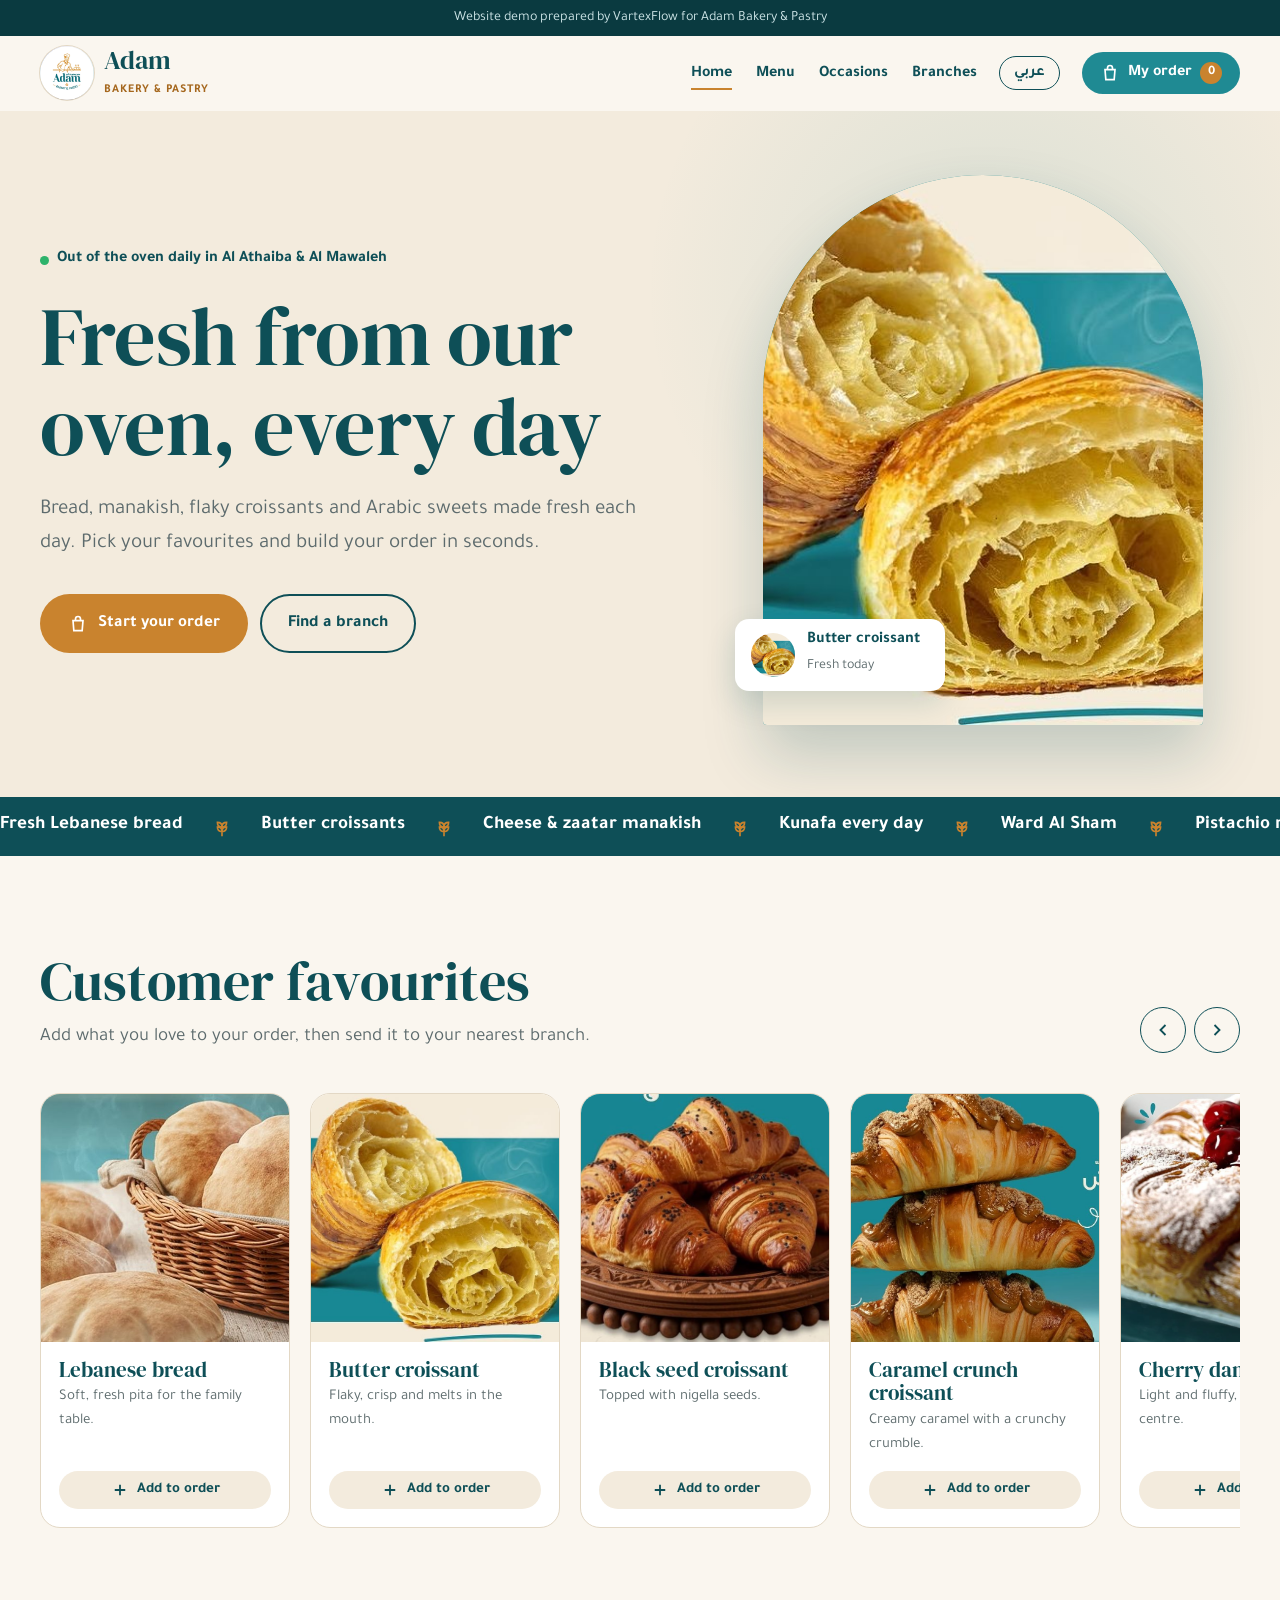
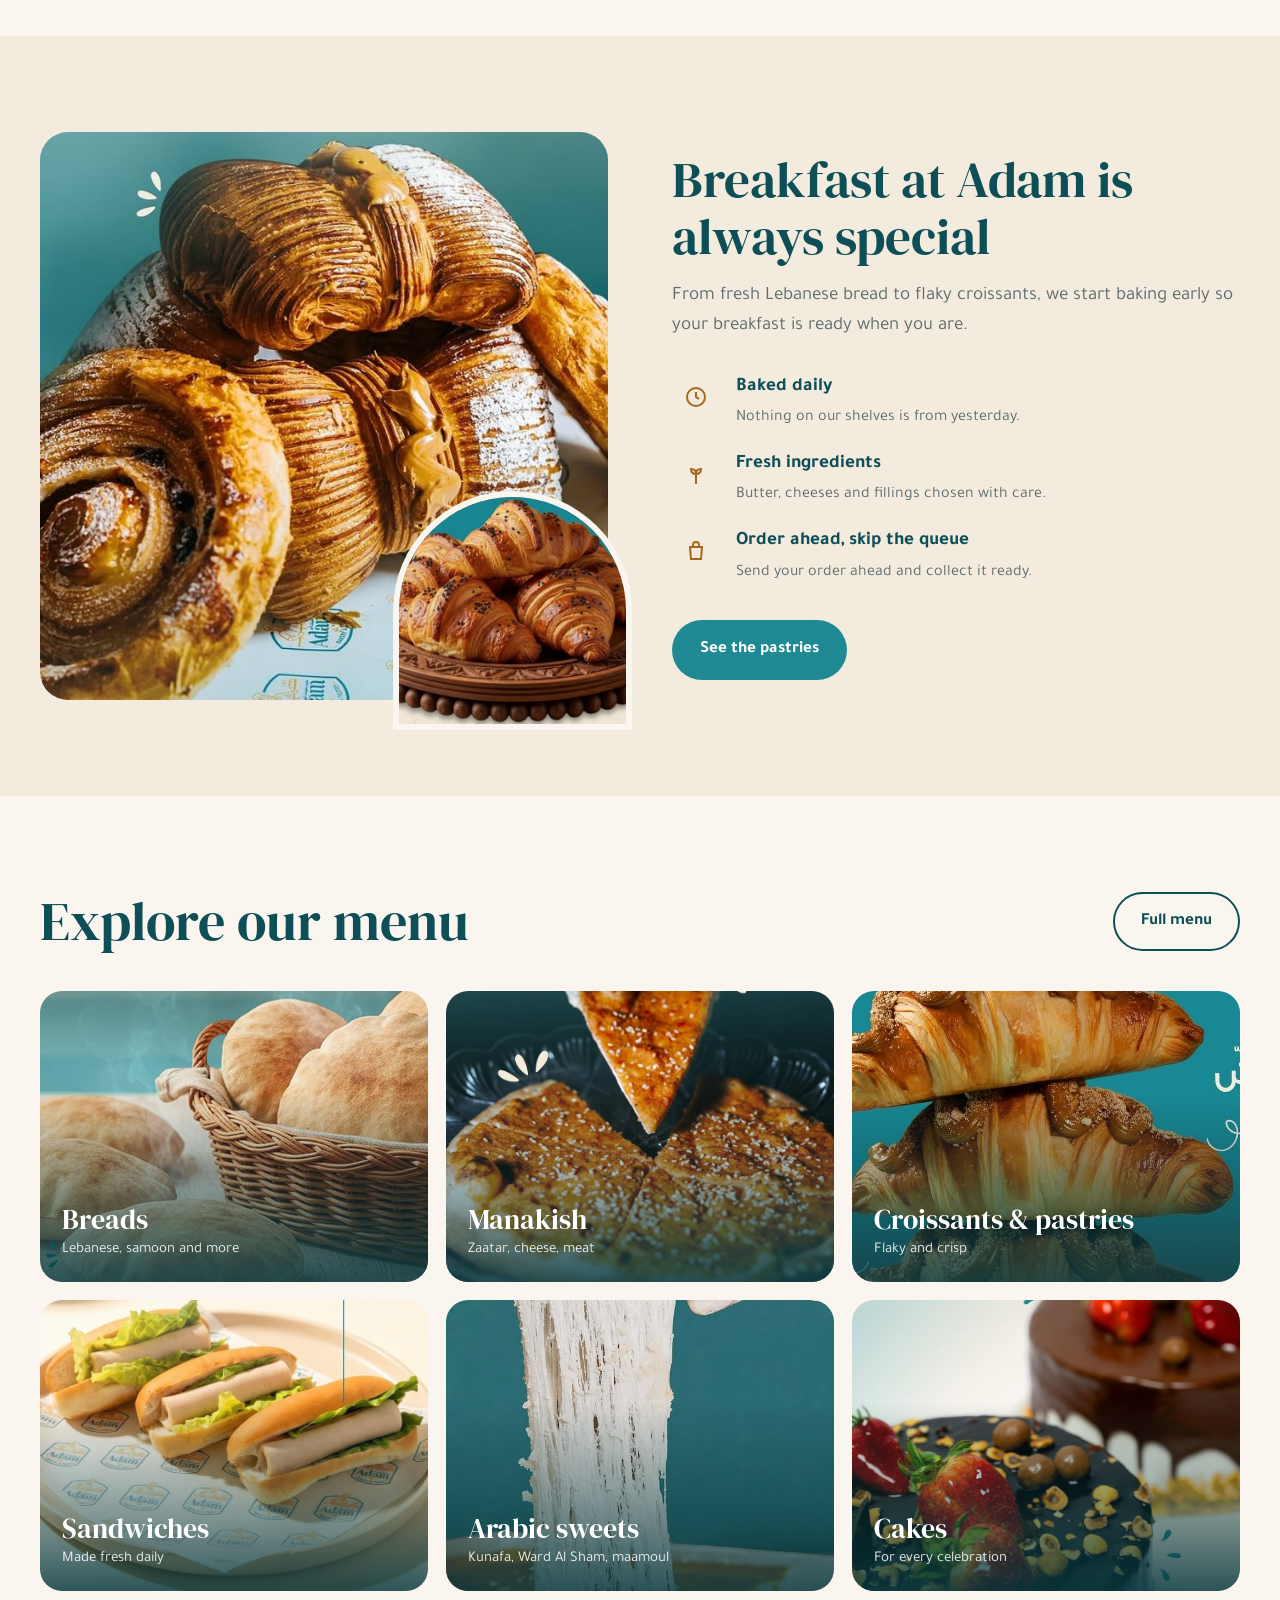
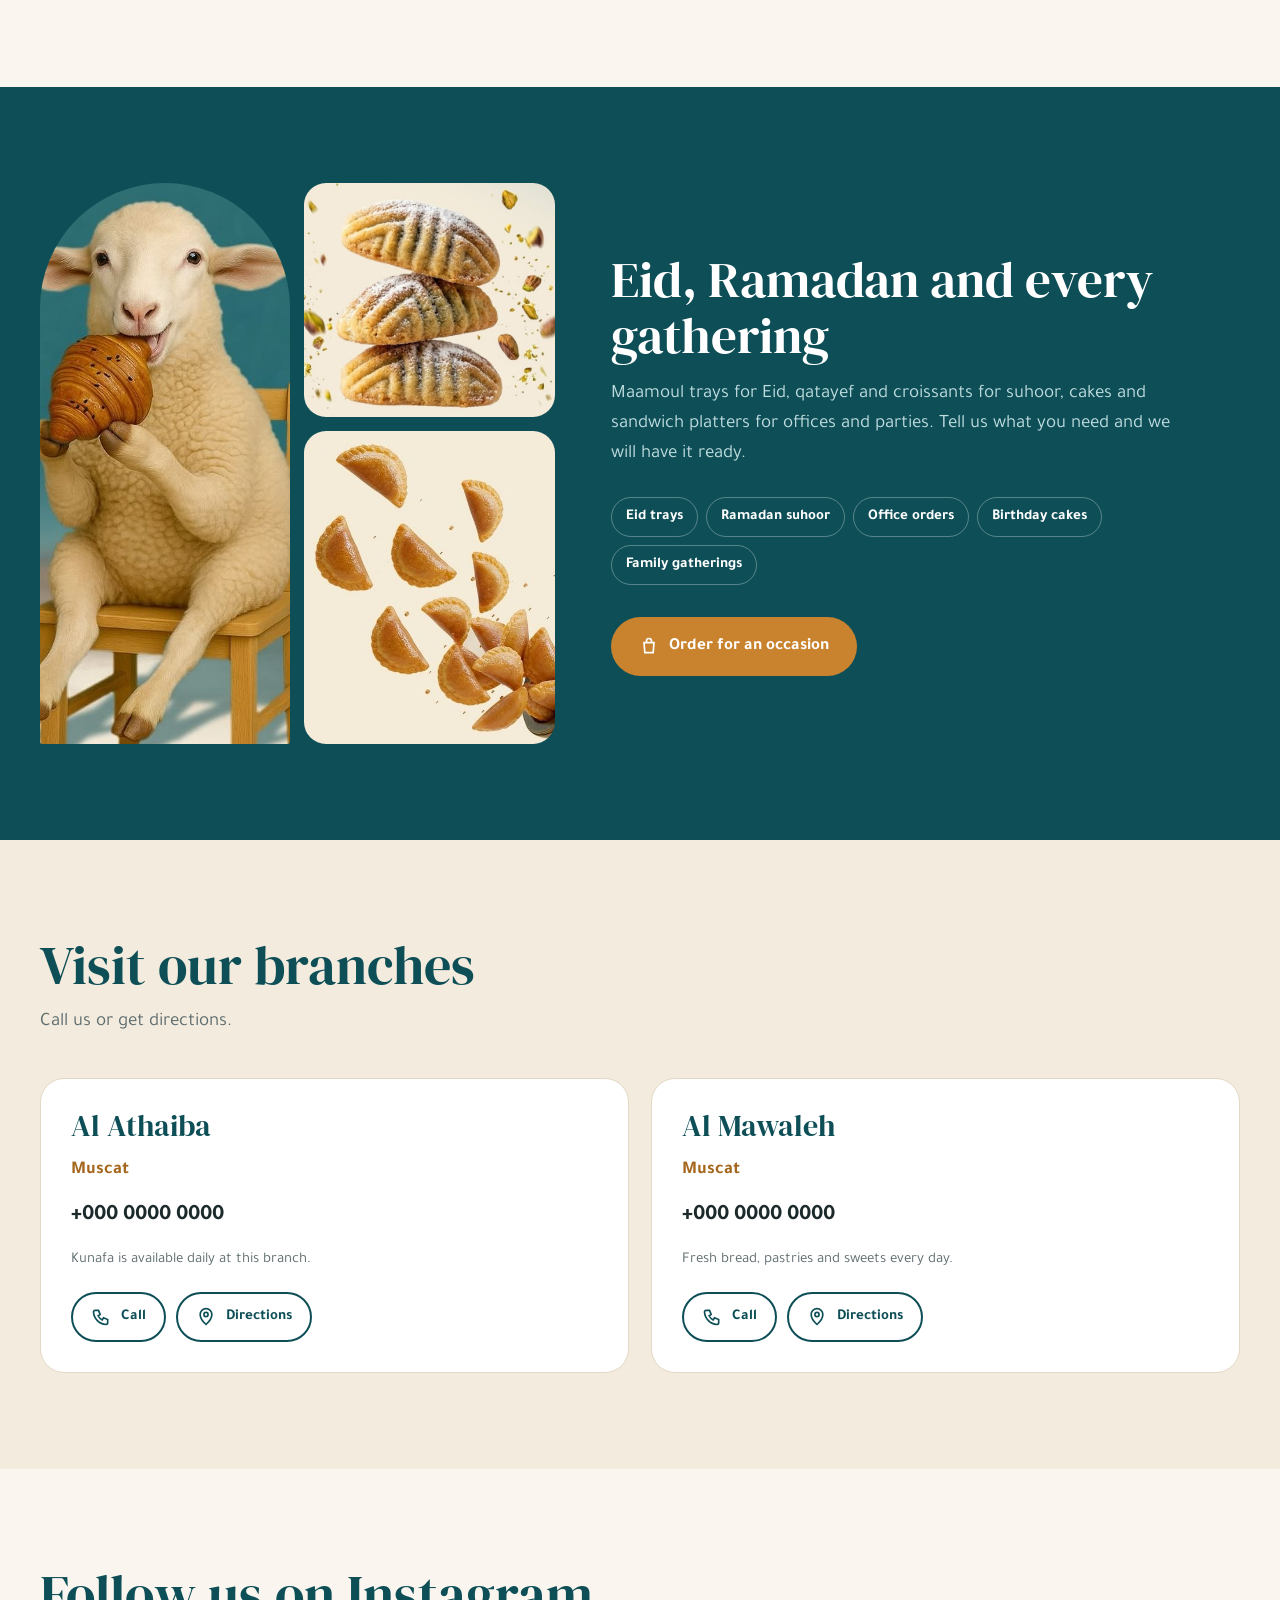
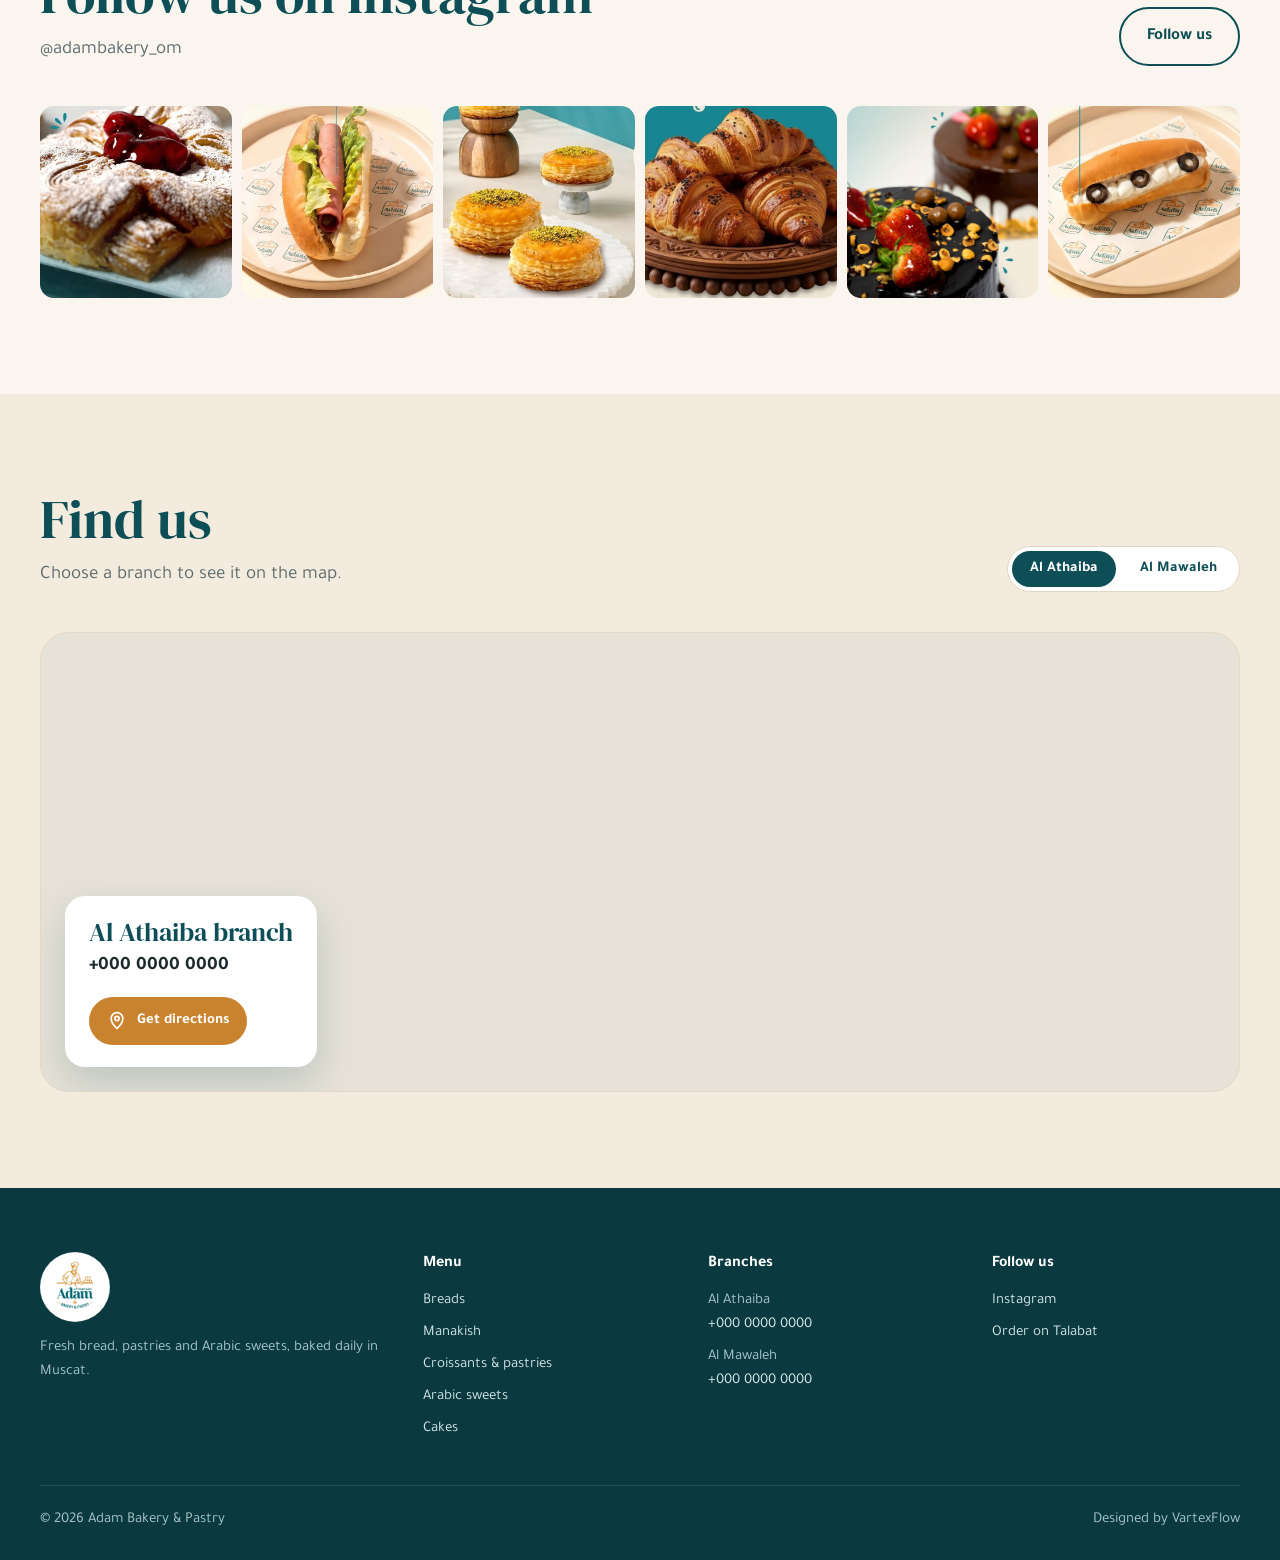
<file: index.html>
<!DOCTYPE html>
<html lang="en" dir="ltr">
<head>
<meta charset="utf-8">
<meta name="viewport" content="width=device-width, initial-scale=1, viewport-fit=cover">
<meta name="robots" content="noindex, nofollow">
<meta name="theme-color" content="#0E4F57">
<title>Adam Bakery &amp; Pastry | Fresh bread, pastries &amp; Arabic sweets in Muscat</title>
<meta name="description" content="Adam Bakery & Pastry in Al Athaiba and Al Mawaleh, Muscat: fresh bread, manakish, croissants, kunafa and cakes baked daily. Order online.">
<link rel="canonical" href="https://shahinalambd.github.io/adam-bakery-website/">
<meta property="og:type" content="website">
<meta property="og:title" content="Adam Bakery &amp; Pastry | Fresh bread, pastries &amp; Arabic sweets in Muscat">
<meta property="og:description" content="Adam Bakery & Pastry in Al Athaiba and Al Mawaleh, Muscat: fresh bread, manakish, croissants, kunafa and cakes baked daily. Order online.">
<meta property="og:url" content="https://shahinalambd.github.io/adam-bakery-website/">
<meta property="og:image" content="https://shahinalambd.github.io/adam-bakery-website/assets/img/og-image.png">
<meta property="og:image:width" content="1200">
<meta property="og:image:height" content="630">
<meta name="twitter:card" content="summary_large_image">
<link rel="icon" href="assets/img/logo.jpg">
<link rel="preconnect" href="https://fonts.googleapis.com">
<link rel="preconnect" href="https://fonts.gstatic.com" crossorigin>
<link href="https://fonts.googleapis.com/css2?family=DM+Serif+Display&family=Tajawal:wght@400;500;700;800&display=swap" rel="stylesheet">
<link rel="stylesheet" href="assets/css/style.css">
</head>
<body data-title-ar="مخبز وحلويات آدم | خبز ومعجنات وحلويات طازجة في مسقط">
<div class="demo" data-ar="نموذج موقع من إعداد VartexFlow لمخبز وحلويات آدم">Website demo prepared by VartexFlow for Adam Bakery &amp; Pastry</div>
<header class="site-header">
  <div class="wrap nav">
    <a class="brand" href="index.html" aria-label="Adam Bakery &amp; Pastry" data-ar-label="مخبز وحلويات آدم">
      <img src="assets/img/logo.jpg" alt="" width="54" height="54">
      <span><b data-ar="آدم">Adam</b><small data-ar="مخبز وحلويات">BAKERY &amp; PASTRY</small></span>
    </a>
    <ul class="links" id="site-links">
      <li><a href="index.html" aria-current="page" data-ar="الرئيسية">Home</a></li>
      <li><a href="menu.html" data-ar="القائمة">Menu</a></li>
      <li><a href="index.html#occasions" data-ar="المناسبات">Occasions</a></li>
      <li><a href="index.html#branches" data-ar="فروعنا">Branches</a></li>
    </ul>
    <button class="lang" type="button" aria-label="Switch to Arabic" data-ar-label="التبديل إلى الإنجليزية" data-ar="English">عربي</button>
    <button class="cart-btn" type="button" data-open-cart><svg viewBox="0 0 24 24" fill="none" stroke="currentColor" stroke-width="2" aria-hidden="true"><path d="M6 8h12l-1 12H7L6 8Z"/><path d="M9 8V6a3 3 0 0 1 6 0v2"/></svg><span class="label" data-ar="طلبي">My order</span><span class="count">0</span></button>
    <button class="menu-toggle" type="button" aria-expanded="false" aria-controls="site-links" aria-label="Menu" data-ar-label="القائمة">
      <svg viewBox="0 0 24 24" fill="none" stroke="currentColor" stroke-width="2.2" aria-hidden="true"><path d="M3 6h18M3 12h18M3 18h18"/></svg>
    </button>
  </div>
</header>
<main>
<section class="hero">
  <div class="wrap hero-grid">
    <div>
      <p class="kicker"><i aria-hidden="true"></i><span data-ar="من الفرن كل يوم في العذيبة والموالح">Out of the oven daily in Al Athaiba &amp; Al Mawaleh</span></p>
      <h1 data-ar="طازج من فرننا، كل يوم">Fresh from our oven, every day</h1>
      <p class="hero-lede" data-ar="خبز، مناقيش، كرواسان هش، وحلويات عربية تُحضّر يومياً. اختر ما تحب واطلبه في ثوانٍ.">Bread, manakish, flaky croissants and Arabic sweets made fresh each day. Pick your favourites and build your order in seconds.</p>
      <div class="hero-actions">
        <a class="btn btn-crust" href="menu.html"><svg viewBox="0 0 24 24" fill="none" stroke="currentColor" stroke-width="2" aria-hidden="true"><path d="M6 8h12l-1 12H7L6 8Z"/><path d="M9 8V6a3 3 0 0 1 6 0v2"/></svg><span data-ar="ابدأ طلبك">Start your order</span></a>
        <a class="btn btn-ghost" href="#branches" data-ar="أقرب فرع">Find a branch</a>
      </div>
    </div>
    <div class="arch">
      <div class="arch-frame">
        <img src="assets/img/croissant-cut.jpg" alt="" data-item="croissant">
        <img src="assets/img/kunafa.jpg" alt="" data-item="kunafa">
        <img src="assets/img/ward-alsham.jpg" alt="" data-item="ward-alsham">
        <img src="assets/img/croissant-caramel.jpg" alt="" data-item="croissant-caramel">
      </div>
      <div class="arch-label" aria-hidden="true">
        <img src="assets/img/croissant-cut.jpg" alt="">
        <div><b>Butter croissant</b><span data-ar="طازج اليوم">Fresh today</span></div>
      </div>
    </div>
  </div>
</section>

<div class="ticker" aria-hidden="true"><ul><li data-ar="خبز لبناني طازج">Fresh Lebanese bread</li><li data-ar="كرواسان بالزبدة">Butter croissants</li><li data-ar="مناقيش جبنة وزعتر">Cheese &amp; zaatar manakish</li><li data-ar="كنافة يومياً">Kunafa every day</li><li data-ar="ورد الشام">Ward Al Sham</li><li data-ar="معمول بالفستق">Pistachio maamoul</li><li data-ar="كيك المناسبات">Celebration cakes</li></ul></div>

<section class="section">
  <div class="wrap">
    <div class="head">
      <div>
        <h2 data-ar="المفضّلة لدى زبائننا">Customer favourites</h2>
        <p data-ar="أضف ما تحب إلى طلبك، ثم أرسله إلى الفرع الأقرب لك.">Add what you love to your order, then send it to your nearest branch.</p>
      </div>
      <div class="rail-nav">
        <button type="button" data-rail="prev" aria-label="Previous" data-ar-label="السابق"><svg viewBox="0 0 24 24" fill="none" stroke="currentColor" stroke-width="2.2" aria-hidden="true"><path d="M15 6l-6 6 6 6"/></svg></button>
        <button type="button" data-rail="next" aria-label="Next" data-ar-label="التالي"><svg viewBox="0 0 24 24" fill="none" stroke="currentColor" stroke-width="2.2" aria-hidden="true"><path d="M9 6l6 6-6 6"/></svg></button>
      </div>
    </div>
    <div class="rail" id="favs"></div>
  </div>
</section>

<section class="section cream">
  <div class="wrap feature">
    <div class="feature-img reveal">
      <img src="assets/img/pastries.jpg" alt="Assorted breakfast pastries" loading="lazy">
      <img class="small" src="assets/img/croissant-seeds.jpg" alt="" loading="lazy">
    </div>
    <div class="reveal">
      <h2 data-ar="فطورك عند آدم دايماً مميّز">Breakfast at Adam is always special</h2>
      <p data-ar="من الخبز اللبناني الطازج إلى الكرواسان الهش، نبدأ الخَبز مبكراً ليكون فطورك جاهزاً.">From fresh Lebanese bread to flaky croissants, we start baking early so your breakfast is ready when you are.</p>
      <ul class="points">
        <li><span class="ic"><svg viewBox="0 0 24 24" fill="none" stroke="currentColor" stroke-width="2" aria-hidden="true"><circle cx="12" cy="12" r="9"/><path d="M12 7v5l3 2"/></svg></span><div><b data-ar="مخبوز يومياً">Baked daily</b><span data-ar="لا شيء من الأمس على رفوفنا.">Nothing on our shelves is from yesterday.</span></div></li>
        <li><span class="ic"><svg viewBox="0 0 24 24" fill="none" stroke="currentColor" stroke-width="2" aria-hidden="true"><path d="M12 22V8M12 12c-3 0-5-2-5-5 3 0 5 2 5 5Zm0 0c3 0 5-2 5-5-3 0-5 2-5 5Z"/></svg></span><div><b data-ar="مكونات طازجة">Fresh ingredients</b><span data-ar="زبدة، أجبان وحشوات مختارة بعناية.">Butter, cheeses and fillings chosen with care.</span></div></li>
        <li><span class="ic"><svg viewBox="0 0 24 24" fill="none" stroke="currentColor" stroke-width="2" aria-hidden="true"><path d="M6 8h12l-1 12H7L6 8Z"/><path d="M9 8V6a3 3 0 0 1 6 0v2"/></svg></span><div><b data-ar="اطلب مسبقاً واستلم">Order ahead, skip the queue</b><span data-ar="أرسل طلبك مسبقاً واستلمه جاهزاً.">Send your order ahead and collect it ready.</span></div></li>
      </ul>
      <a class="btn btn-teal" href="menu.html#pastries" data-ar="تشكيلة المعجنات">See the pastries</a>
    </div>
  </div>
</section>

<section class="section">
  <div class="wrap">
    <div class="head"><div><h2 data-ar="تصفّح قائمتنا">Explore our menu</h2></div><a class="btn btn-ghost" href="menu.html" data-ar="القائمة كاملة">Full menu</a></div>
    <div class="cats">
      <a class="cat reveal" href="menu.html#breads"><img src="assets/img/bread.jpg" alt="" loading="lazy"><div class="t"><h3 data-ar="الخبز">Breads</h3><span data-ar="لبناني، صمون والمزيد">Lebanese, samoon and more</span></div></a>
      <a class="cat reveal" href="menu.html#manakish"><img src="assets/img/manakish.jpg" alt="" loading="lazy"><div class="t"><h3 data-ar="المناقيش">Manakish</h3><span data-ar="زعتر، جبنة، لحم">Zaatar, cheese, meat</span></div></a>
      <a class="cat reveal" href="menu.html#pastries"><img src="assets/img/croissant-caramel.jpg" alt="" loading="lazy"><div class="t"><h3 data-ar="الكرواسان والمعجنات">Croissants &amp; pastries</h3><span data-ar="هش ومقرمش">Flaky and crisp</span></div></a>
      <a class="cat reveal" href="menu.html#sandwiches"><img src="assets/img/sandwich-trio.jpg" alt="" loading="lazy"><div class="t"><h3 data-ar="الساندويتشات">Sandwiches</h3><span data-ar="طازجة يومياً">Made fresh daily</span></div></a>
      <a class="cat reveal" href="menu.html#sweets"><img src="assets/img/kunafa.jpg" alt="" loading="lazy"><div class="t"><h3 data-ar="الحلويات العربية">Arabic sweets</h3><span data-ar="كنافة، ورد الشام، معمول">Kunafa, Ward Al Sham, maamoul</span></div></a>
      <a class="cat reveal" href="menu.html#cakes"><img src="assets/img/cake.jpg" alt="" loading="lazy"><div class="t"><h3 data-ar="الكيك">Cakes</h3><span data-ar="لكل مناسبة">For every celebration</span></div></a>
    </div>
  </div>
</section>

<section class="section teal" id="occasions">
  <div class="wrap season">
    <div class="season-art reveal">
      <img src="assets/img/eid.jpg" alt="Adam Bakery Eid greeting" loading="lazy">
      <img src="assets/img/maamoul.jpg" alt="" loading="lazy">
      <img src="assets/img/qatayef.jpg" alt="" loading="lazy">
    </div>
    <div class="reveal">
      <h2 data-ar="العيد ورمضان والمناسبات">Eid, Ramadan and every gathering</h2>
      <p data-ar="صواني معمول للعيد، قطايف وكرواسان للسحور، وكيك وساندويتشات للمكاتب والحفلات. أخبرنا بما تحتاجه ونجهّزه لك.">Maamoul trays for Eid, qatayef and croissants for suhoor, cakes and sandwich platters for offices and parties. Tell us what you need and we will have it ready.</p>
      <ul class="chips">
        <li data-ar="صواني العيد">Eid trays</li><li data-ar="سحور رمضان">Ramadan suhoor</li><li data-ar="طلبات المكاتب">Office orders</li><li data-ar="كيك أعياد الميلاد">Birthday cakes</li><li data-ar="التجمعات العائلية">Family gatherings</li>
      </ul>
      <a class="btn btn-crust" href="#branches"><svg viewBox="0 0 24 24" fill="none" stroke="currentColor" stroke-width="2" aria-hidden="true"><path d="M6 8h12l-1 12H7L6 8Z"/><path d="M9 8V6a3 3 0 0 1 6 0v2"/></svg><span data-ar="اطلب لمناسبتك">Order for an occasion</span></a>
    </div>
  </div>
</section>

<section class="section cream" id="branches">
  <div class="wrap">
    <div class="head"><div><h2 data-ar="فروعنا">Visit our branches</h2><p data-ar="اتصل بنا أو احصل على الاتجاهات.">Call us or get directions.</p></div></div>
    <div class="branches">
      <div class="branch reveal">
        <h3 data-ar="العذيبة">Al Athaiba</h3>
        <span class="ar" data-ar="مسقط">Muscat</span>
        <a class="phone" href="tel:+00000000000">+000 0000 0000</a>
        <p class="note" data-ar="الكنافة متوفرة يومياً في هذا الفرع.">Kunafa is available daily at this branch.</p>
        <div class="acts">
          <a class="btn btn-ghost" href="tel:+00000000000"><svg viewBox="0 0 24 24" fill="none" stroke="currentColor" stroke-width="2" aria-hidden="true"><path d="M5 4h4l2 5-2.5 1.5a11 11 0 0 0 5 5L15 13l5 2v4a2 2 0 0 1-2 2A16 16 0 0 1 3 6a2 2 0 0 1 2-2"/></svg><span data-ar="اتصال">Call</span></a>
          <a class="btn btn-ghost" href="https://www.google.com/maps/search/?api=1&amp;query=Adam+Bakery+Al+Athaiba+Muscat" target="_blank" rel="noopener"><svg viewBox="0 0 24 24" fill="none" stroke="currentColor" stroke-width="2" aria-hidden="true"><path d="M12 21s7-6.2 7-12a7 7 0 0 0-14 0c0 5.8 7 12 7 12Z"/><circle cx="12" cy="9" r="2.5"/></svg><span data-ar="الاتجاهات">Directions</span></a>
        </div>
      </div>
      <div class="branch reveal">
        <h3 data-ar="الموالح">Al Mawaleh</h3>
        <span class="ar" data-ar="مسقط">Muscat</span>
        <a class="phone" href="tel:+00000000000">+000 0000 0000</a>
        <p class="note" data-ar="خبز ومعجنات وحلويات طازجة كل يوم.">Fresh bread, pastries and sweets every day.</p>
        <div class="acts">
          <a class="btn btn-ghost" href="tel:+00000000000"><svg viewBox="0 0 24 24" fill="none" stroke="currentColor" stroke-width="2" aria-hidden="true"><path d="M5 4h4l2 5-2.5 1.5a11 11 0 0 0 5 5L15 13l5 2v4a2 2 0 0 1-2 2A16 16 0 0 1 3 6a2 2 0 0 1 2-2"/></svg><span data-ar="اتصال">Call</span></a>
          <a class="btn btn-ghost" href="https://www.google.com/maps/search/?api=1&amp;query=Adam+Bakery+Al+Mawaleh+Muscat" target="_blank" rel="noopener"><svg viewBox="0 0 24 24" fill="none" stroke="currentColor" stroke-width="2" aria-hidden="true"><path d="M12 21s7-6.2 7-12a7 7 0 0 0-14 0c0 5.8 7 12 7 12Z"/><circle cx="12" cy="9" r="2.5"/></svg><span data-ar="الاتجاهات">Directions</span></a>
        </div>
      </div>
    </div>
  </div>
</section>

<section class="section">
  <div class="wrap">
    <div class="head"><div><h2 data-ar="تابعونا على إنستغرام">Follow us on Instagram</h2><p>@adambakery_om</p></div><a class="btn btn-ghost" href="https://www.instagram.com/adambakery_om" target="_blank" rel="noopener" data-ar="تابعنا">Follow us</a></div>
    <div class="insta">
      <a href="https://www.instagram.com/adambakery_om" target="_blank" rel="noopener" aria-label="Instagram"><img src="assets/img/danish.jpg" alt="" loading="lazy"></a>
      <a href="https://www.instagram.com/adambakery_om" target="_blank" rel="noopener" aria-label="Instagram"><img src="assets/img/sandwich-turkey.jpg" alt="" loading="lazy"></a>
      <a href="https://www.instagram.com/adambakery_om" target="_blank" rel="noopener" aria-label="Instagram"><img src="assets/img/ward-alsham.jpg" alt="" loading="lazy"></a>
      <a href="https://www.instagram.com/adambakery_om" target="_blank" rel="noopener" aria-label="Instagram"><img src="assets/img/croissant-seeds.jpg" alt="" loading="lazy"></a>
      <a href="https://www.instagram.com/adambakery_om" target="_blank" rel="noopener" aria-label="Instagram"><img src="assets/img/cake.jpg" alt="" loading="lazy"></a>
      <a href="https://www.instagram.com/adambakery_om" target="_blank" rel="noopener" aria-label="Instagram"><img src="assets/img/sandwich-cheese.jpg" alt="" loading="lazy"></a>
    </div>
  </div>
</section>
<section class="section cream" id="location">
  <div class="wrap">
    <div class="head">
      <div>
        <h2 data-ar="موقعنا">Find us</h2>
        <p data-ar="اختر الفرع لعرضه على الخريطة.">Choose a branch to see it on the map.</p>
      </div>
      <div class="map-tabs" role="tablist" aria-label="Branches" data-ar-label="الفروع">
        <button type="button" role="tab" aria-selected="true" data-map="athaiba" data-ar="العذيبة">Al Athaiba</button>
        <button type="button" role="tab" aria-selected="false" data-map="mawaleh" data-ar="الموالح">Al Mawaleh</button>
      </div>
    </div>
    <div class="map-box">
      <iframe id="map-frame" title="Adam Bakery Al Athaiba on Google Maps" loading="lazy" referrerpolicy="no-referrer-when-downgrade"
        src="https://maps.google.com/maps?q=Adam+Bakery+Al+Athaiba+Muscat+Oman&amp;z=15&amp;output=embed" allowfullscreen></iframe>
      <div class="map-card">
        <h3 id="map-name" data-ar="فرع العذيبة">Al Athaiba branch</h3>
        <a class="phone ltr" id="map-phone" href="tel:+00000000000">+000 0000 0000</a>
        <div class="acts">
          <a class="btn btn-crust" id="map-dir" href="https://www.google.com/maps/search/?api=1&amp;query=Adam+Bakery+Al+Athaiba+Muscat" target="_blank" rel="noopener"><svg viewBox="0 0 24 24" fill="none" stroke="currentColor" stroke-width="2" aria-hidden="true"><path d="M12 21s7-6.2 7-12a7 7 0 0 0-14 0c0 5.8 7 12 7 12Z"/><circle cx="12" cy="9" r="2.5"/></svg><span data-ar="الاتجاهات">Get directions</span></a>
        </div>
      </div>
    </div>
  </div>
</section>
</main>
<div class="scrim"></div>
<aside class="drawer" aria-hidden="true" inert aria-labelledby="drawer-title" role="dialog" aria-modal="true">
  <header>
    <h2 id="drawer-title" data-ar="طلبي">My order</h2>
    <button class="x" type="button" aria-label="Close" data-ar-label="إغلاق"><svg viewBox="0 0 24 24" fill="none" stroke="currentColor" stroke-width="2.2" aria-hidden="true"><path d="M6 6l12 12M18 6 6 18"/></svg></button>
  </header>
  <div class="items"></div>
  <form class="checkout" id="order-form" novalidate>
    <label for="branch" data-ar="الفرع">Branch</label>
    <select id="branch"></select>
    <label data-ar="طريقة الاستلام">How would you like it?</label>
    <div class="seg">
      <label><input type="radio" name="mode" value="pickup" checked><span data-ar="استلام من الفرع">Pickup</span></label>
      <label><input type="radio" name="mode" value="delivery"><span data-ar="توصيل">Delivery</span></label>
    </div>
    <label for="cust-name" data-ar="الاسم">Your name</label>
    <input id="cust-name" autocomplete="name" required>
    <label for="notes" data-ar="ملاحظات (اختياري)">Notes (optional)</label>
    <textarea id="notes" placeholder="Pickup time, delivery area, cake message…" data-ar-placeholder="وقت الاستلام، منطقة التوصيل، عبارة الكيك…"></textarea>
    <button class="btn btn-teal" type="submit"><svg viewBox="0 0 24 24" fill="none" stroke="currentColor" stroke-width="2" aria-hidden="true"><path d="M6 8h12l-1 12H7L6 8Z"/><path d="M9 8V6a3 3 0 0 1 6 0v2"/></svg><span data-ar="أرسل الطلب (تجريبي)">Place order (demo)</span></button>
    <p class="hint" data-ar="هذا موقع تجريبي، لن يتم إرسال الطلب.">Portfolio demo: orders are not sent anywhere.</p>
  </form>
</aside>
<div class="toast" role="status" aria-live="polite"></div>
<button class="fab" type="button" data-open-cart><svg viewBox="0 0 24 24" fill="none" stroke="currentColor" stroke-width="2" aria-hidden="true"><path d="M6 8h12l-1 12H7L6 8Z"/><path d="M9 8V6a3 3 0 0 1 6 0v2"/></svg><span data-ar="عرض الطلب">View order</span><span class="count">0</span></button>
<footer class="site-footer">
  <div class="wrap">
    <div class="fgrid">
      <div class="fbrand">
        <img src="assets/img/logo.jpg" alt="Adam Bakery &amp; Pastry logo" width="70" height="70">
        <p data-ar="خبز ومعجنات وحلويات عربية طازجة، تُخبز يومياً في مسقط.">Fresh bread, pastries and Arabic sweets, baked daily in Muscat.</p>
      </div>
      <div>
        <h4 data-ar="القائمة">Menu</h4>
        <ul>
          <li><a href="menu.html#breads" data-ar="الخبز">Breads</a></li>
          <li><a href="menu.html#manakish" data-ar="المناقيش">Manakish</a></li>
          <li><a href="menu.html#pastries" data-ar="الكرواسان والمعجنات">Croissants &amp; pastries</a></li>
          <li><a href="menu.html#sweets" data-ar="الحلويات العربية">Arabic sweets</a></li>
          <li><a href="menu.html#cakes" data-ar="الكيك">Cakes</a></li>
        </ul>
      </div>
      <div>
        <h4 data-ar="فروعنا">Branches</h4>
        <ul>
          <li><span data-ar="العذيبة">Al Athaiba</span><br><a class="ltr" href="tel:+00000000000">+000 0000 0000</a></li>
          <li><span data-ar="الموالح">Al Mawaleh</span><br><a class="ltr" href="tel:+00000000000">+000 0000 0000</a></li>
        </ul>
      </div>
      <div>
        <h4 data-ar="تابعونا">Follow us</h4>
        <ul>
          <li><a href="https://www.instagram.com/adambakery_om" target="_blank" rel="noopener">Instagram</a></li>
          <li><a href="https://www.talabat.com/oman/adam-bakery-pastry" target="_blank" rel="noopener" data-ar="اطلب عبر طلبات">Order on Talabat</a></li>
        </ul>
      </div>
    </div>
    <div class="fbottom">
      <span>&copy; <span data-year>2026</span> <span data-ar="مخبز وحلويات آدم">Adam Bakery &amp; Pastry</span></span>
      <span><span data-ar="تصميم">Designed by</span> VartexFlow</span>
    </div>
  </div>
</footer>
<script src="assets/js/data.js"></script>
<script src="assets/js/app.js"></script>
</body>
</html>
</file>
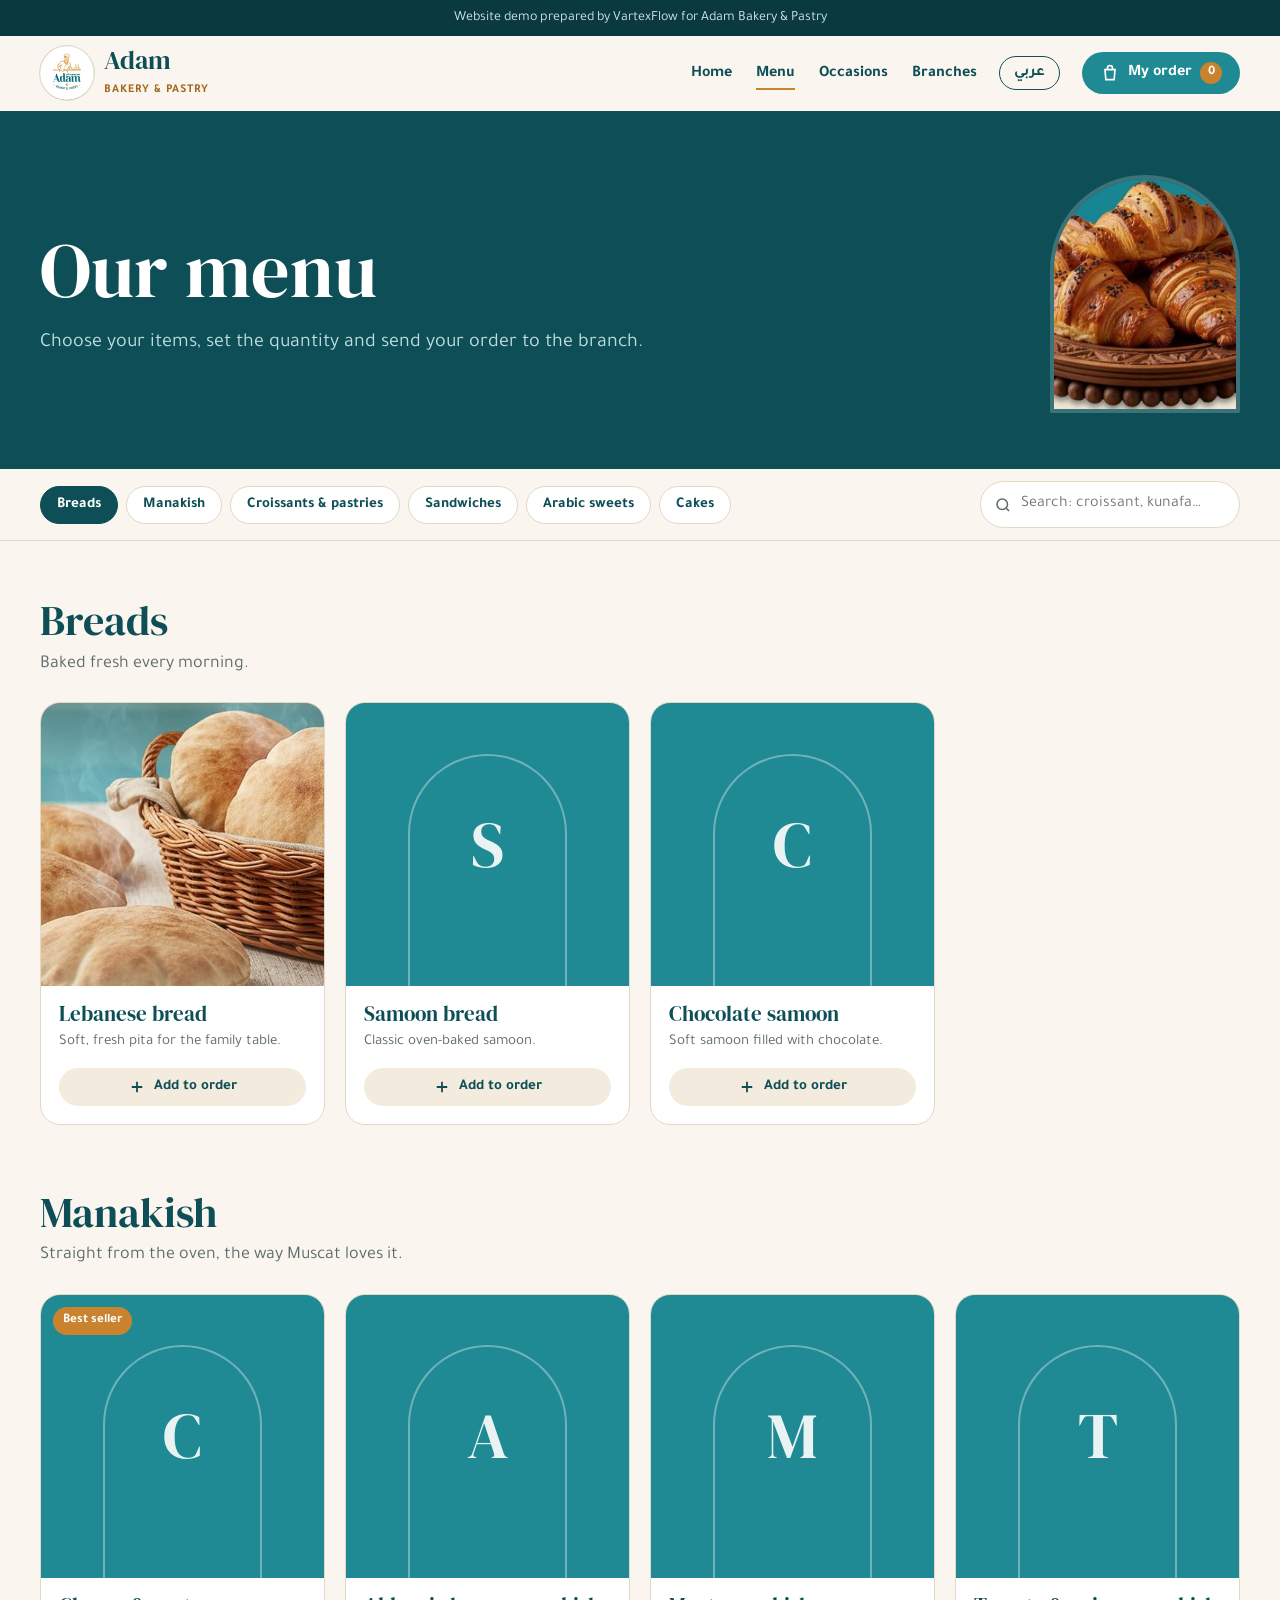
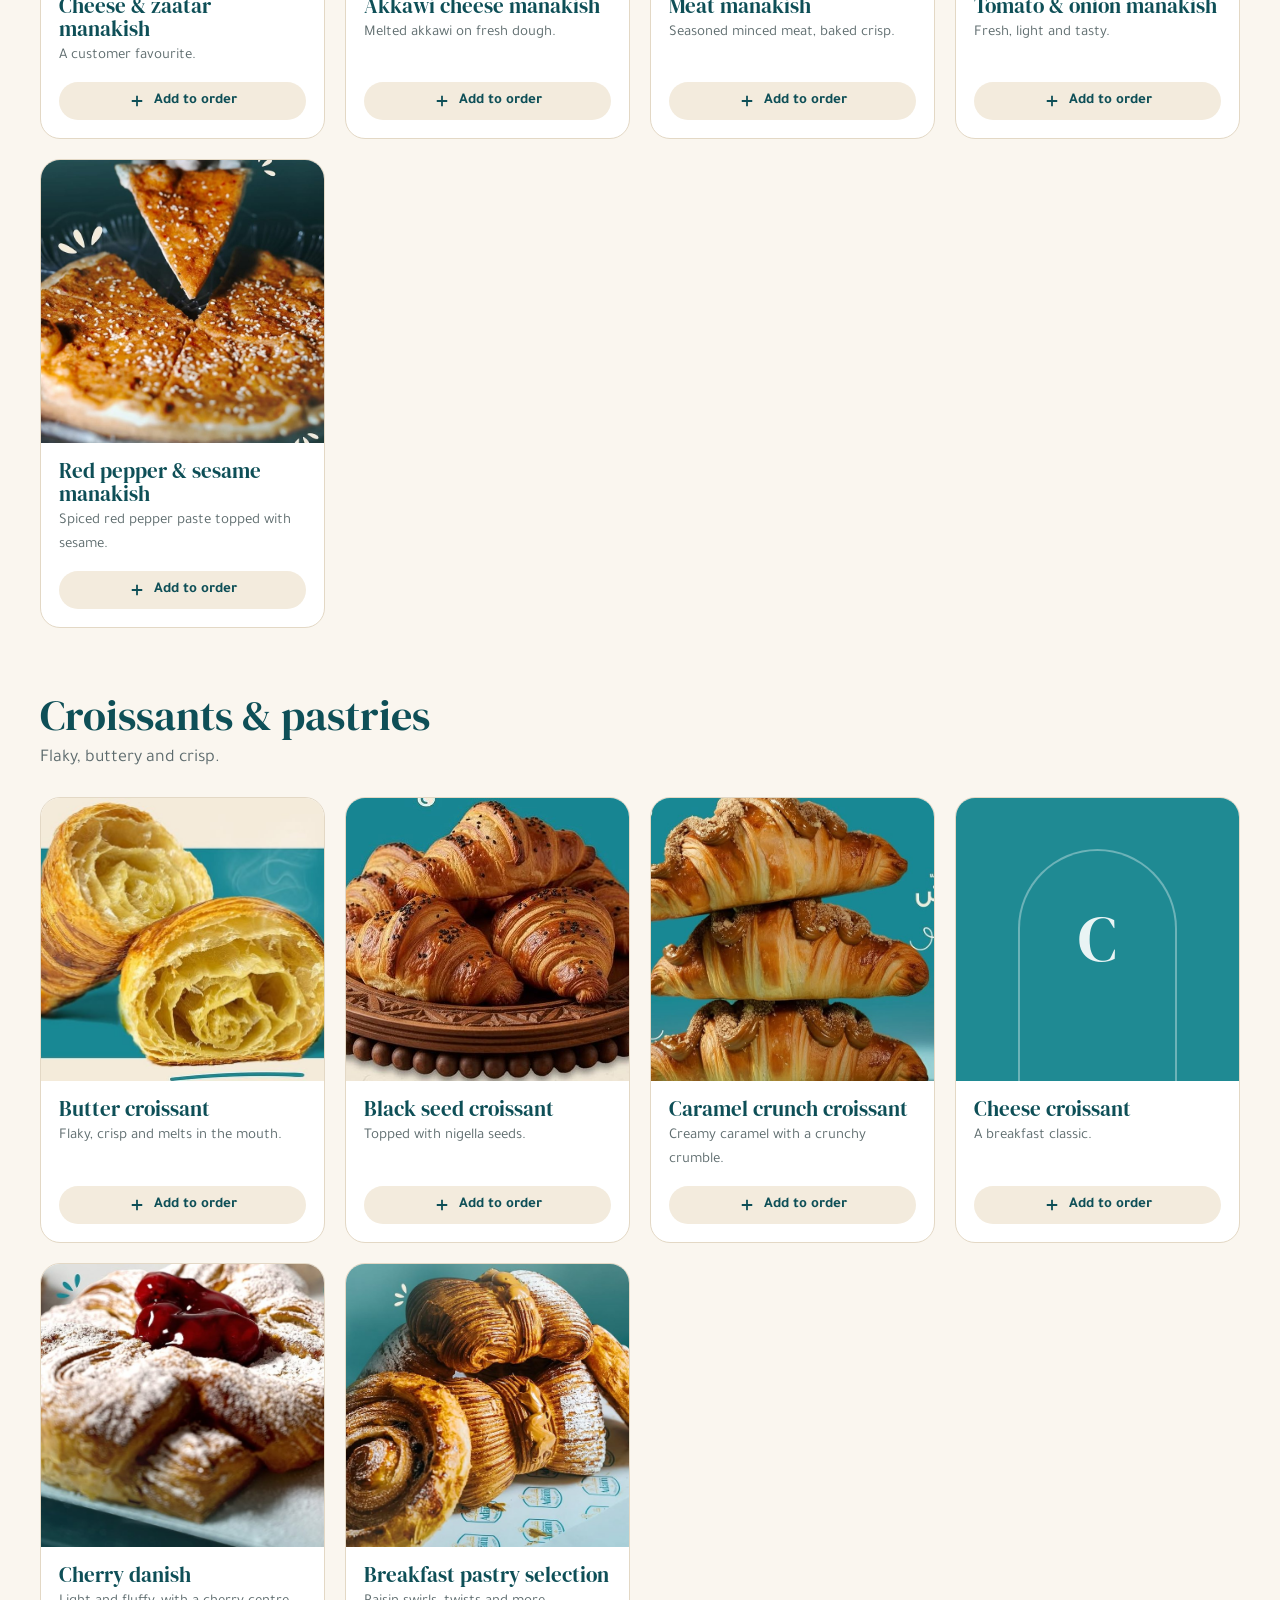
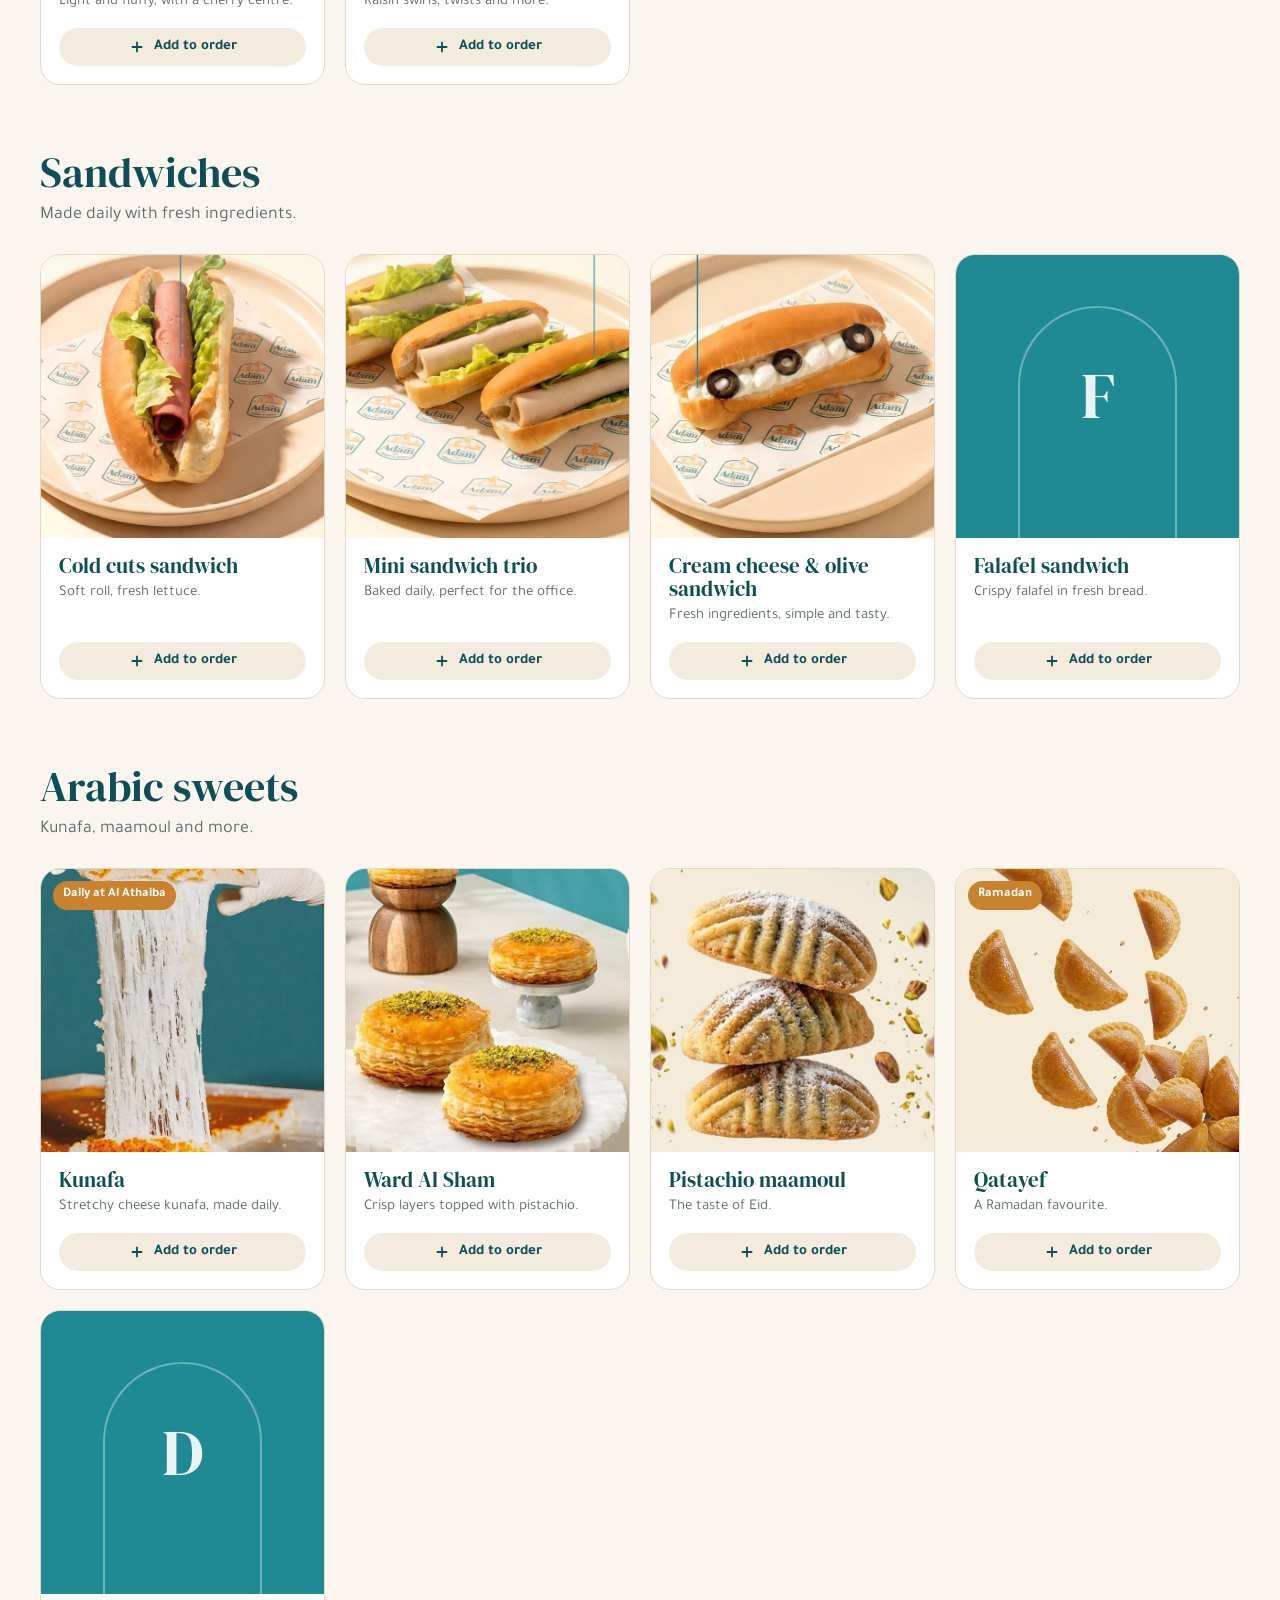
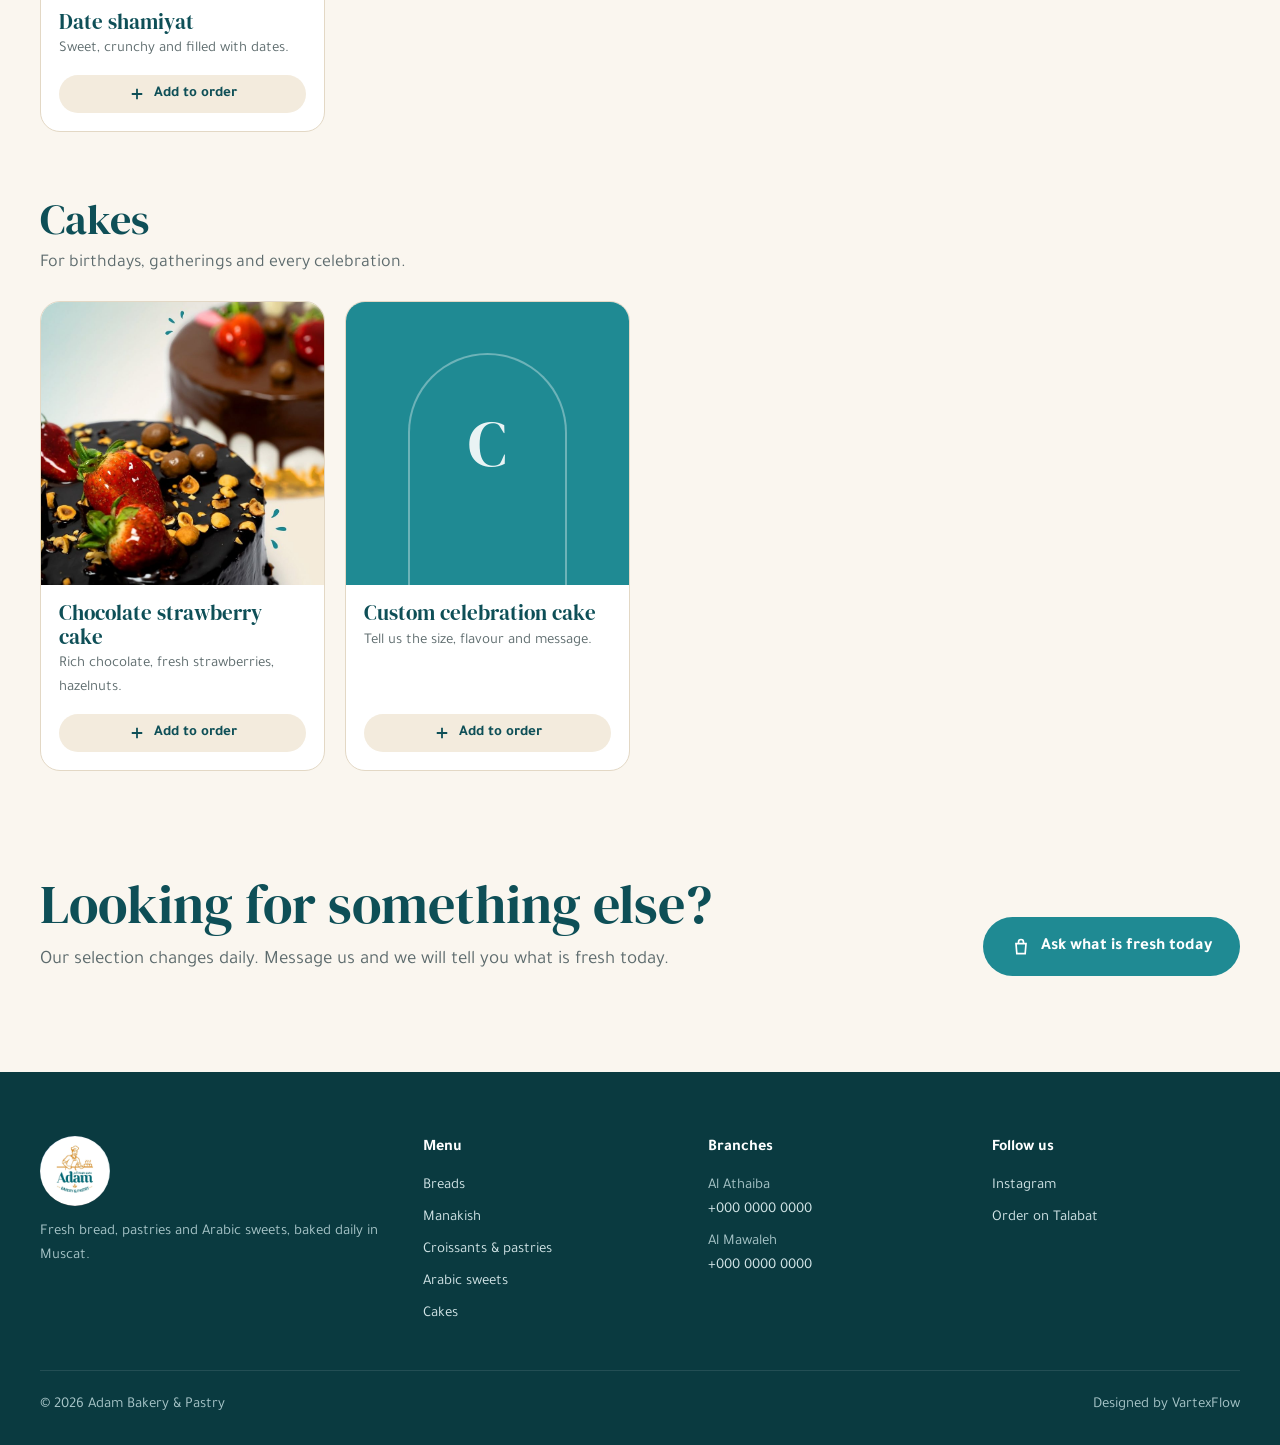
<file: menu.html>
<!DOCTYPE html>
<html lang="en" dir="ltr">
<head>
<meta charset="utf-8">
<meta name="viewport" content="width=device-width, initial-scale=1, viewport-fit=cover">
<meta name="robots" content="noindex, nofollow">
<meta name="theme-color" content="#0E4F57">
<title>Menu | Adam Bakery &amp; Pastry, Muscat</title>
<meta name="description" content="Browse the Adam Bakery & Pastry menu: breads, manakish, croissants, sandwiches, Arabic sweets and cakes. Build your order online.">
<link rel="canonical" href="https://shahinalambd.github.io/adam-bakery-website/menu.html">
<meta property="og:type" content="website">
<meta property="og:title" content="Menu | Adam Bakery &amp; Pastry, Muscat">
<meta property="og:description" content="Browse the Adam Bakery & Pastry menu: breads, manakish, croissants, sandwiches, Arabic sweets and cakes. Build your order online.">
<meta property="og:url" content="https://shahinalambd.github.io/adam-bakery-website/menu.html">
<meta property="og:image" content="https://shahinalambd.github.io/adam-bakery-website/assets/img/og-image.png">
<meta property="og:image:width" content="1200">
<meta property="og:image:height" content="630">
<meta name="twitter:card" content="summary_large_image">
<link rel="icon" href="assets/img/logo.jpg">
<link rel="preconnect" href="https://fonts.googleapis.com">
<link rel="preconnect" href="https://fonts.gstatic.com" crossorigin>
<link href="https://fonts.googleapis.com/css2?family=DM+Serif+Display&family=Tajawal:wght@400;500;700;800&display=swap" rel="stylesheet">
<link rel="stylesheet" href="assets/css/style.css">
</head>
<body data-title-ar="القائمة | مخبز وحلويات آدم">
<div class="demo" data-ar="نموذج موقع من إعداد VartexFlow لمخبز وحلويات آدم">Website demo prepared by VartexFlow for Adam Bakery &amp; Pastry</div>
<header class="site-header">
  <div class="wrap nav">
    <a class="brand" href="index.html" aria-label="Adam Bakery &amp; Pastry" data-ar-label="مخبز وحلويات آدم">
      <img src="assets/img/logo.jpg" alt="" width="54" height="54">
      <span><b data-ar="آدم">Adam</b><small data-ar="مخبز وحلويات">BAKERY &amp; PASTRY</small></span>
    </a>
    <ul class="links" id="site-links">
      <li><a href="index.html" data-ar="الرئيسية">Home</a></li>
      <li><a href="menu.html" aria-current="page" data-ar="القائمة">Menu</a></li>
      <li><a href="index.html#occasions" data-ar="المناسبات">Occasions</a></li>
      <li><a href="index.html#branches" data-ar="فروعنا">Branches</a></li>
    </ul>
    <button class="lang" type="button" aria-label="Switch to Arabic" data-ar-label="التبديل إلى الإنجليزية" data-ar="English">عربي</button>
    <button class="cart-btn" type="button" data-open-cart><svg viewBox="0 0 24 24" fill="none" stroke="currentColor" stroke-width="2" aria-hidden="true"><path d="M6 8h12l-1 12H7L6 8Z"/><path d="M9 8V6a3 3 0 0 1 6 0v2"/></svg><span class="label" data-ar="طلبي">My order</span><span class="count">0</span></button>
    <button class="menu-toggle" type="button" aria-expanded="false" aria-controls="site-links" aria-label="Menu" data-ar-label="القائمة">
      <svg viewBox="0 0 24 24" fill="none" stroke="currentColor" stroke-width="2.2" aria-hidden="true"><path d="M3 6h18M3 12h18M3 18h18"/></svg>
    </button>
  </div>
</header>
<main>
<section class="page-hero">
  <div class="wrap">
    <div>
      <h1 data-ar="قائمتنا">Our menu</h1>
      <p data-ar="اختر أصنافك، حدّد الكمية، وأرسل طلبك إلى الفرع.">Choose your items, set the quantity and send your order to the branch.</p>
    </div>
    <div class="mini-arch"><img src="assets/img/croissant-seeds.jpg" alt=""></div>
  </div>
</section>
<div class="menu-bar">
  <div class="wrap">
    <nav class="tabs" aria-label="Menu categories" data-ar-label="أقسام القائمة"></nav>
    <label class="search">
      <span class="sr" data-ar="ابحث في القائمة">Search the menu</span>
      <svg viewBox="0 0 24 24" fill="none" stroke="currentColor" stroke-width="2" aria-hidden="true"><circle cx="11" cy="11" r="7"/><path d="m20 20-3.5-3.5"/></svg>
      <input id="menu-search" type="search" placeholder="Search: croissant, kunafa…" data-ar-placeholder="ابحث: كرواسان، كنافة…">
    </label>
  </div>
</div>
<div id="menu-root"></div>
<p class="empty wrap" role="status"></p>
<section class="section">
  <div class="wrap">
    <div class="head" style="margin-bottom:0">
      <div>
        <h2 data-ar="تبحث عن شيء آخر؟">Looking for something else?</h2>
        <p data-ar="تتغير تشكيلتنا يومياً. راسلنا وسنخبرك بما هو متوفر اليوم.">Our selection changes daily. Message us and we will tell you what is fresh today.</p>
      </div>
      <a class="btn btn-teal" href="index.html#branches"><svg viewBox="0 0 24 24" fill="none" stroke="currentColor" stroke-width="2" aria-hidden="true"><path d="M6 8h12l-1 12H7L6 8Z"/><path d="M9 8V6a3 3 0 0 1 6 0v2"/></svg><span data-ar="اسأل عن المتوفر اليوم">Ask what is fresh today</span></a>
    </div>
  </div>
</section>
</main>
<div class="scrim"></div>
<aside class="drawer" aria-hidden="true" inert aria-labelledby="drawer-title" role="dialog" aria-modal="true">
  <header>
    <h2 id="drawer-title" data-ar="طلبي">My order</h2>
    <button class="x" type="button" aria-label="Close" data-ar-label="إغلاق"><svg viewBox="0 0 24 24" fill="none" stroke="currentColor" stroke-width="2.2" aria-hidden="true"><path d="M6 6l12 12M18 6 6 18"/></svg></button>
  </header>
  <div class="items"></div>
  <form class="checkout" id="order-form" novalidate>
    <label for="branch" data-ar="الفرع">Branch</label>
    <select id="branch"></select>
    <label data-ar="طريقة الاستلام">How would you like it?</label>
    <div class="seg">
      <label><input type="radio" name="mode" value="pickup" checked><span data-ar="استلام من الفرع">Pickup</span></label>
      <label><input type="radio" name="mode" value="delivery"><span data-ar="توصيل">Delivery</span></label>
    </div>
    <label for="cust-name" data-ar="الاسم">Your name</label>
    <input id="cust-name" autocomplete="name" required>
    <label for="notes" data-ar="ملاحظات (اختياري)">Notes (optional)</label>
    <textarea id="notes" placeholder="Pickup time, delivery area, cake message…" data-ar-placeholder="وقت الاستلام، منطقة التوصيل، عبارة الكيك…"></textarea>
    <button class="btn btn-teal" type="submit"><svg viewBox="0 0 24 24" fill="none" stroke="currentColor" stroke-width="2" aria-hidden="true"><path d="M6 8h12l-1 12H7L6 8Z"/><path d="M9 8V6a3 3 0 0 1 6 0v2"/></svg><span data-ar="أرسل الطلب (تجريبي)">Place order (demo)</span></button>
    <p class="hint" data-ar="هذا موقع تجريبي، لن يتم إرسال الطلب.">Portfolio demo: orders are not sent anywhere.</p>
  </form>
</aside>
<div class="toast" role="status" aria-live="polite"></div>
<button class="fab" type="button" data-open-cart><svg viewBox="0 0 24 24" fill="none" stroke="currentColor" stroke-width="2" aria-hidden="true"><path d="M6 8h12l-1 12H7L6 8Z"/><path d="M9 8V6a3 3 0 0 1 6 0v2"/></svg><span data-ar="عرض الطلب">View order</span><span class="count">0</span></button>
<footer class="site-footer">
  <div class="wrap">
    <div class="fgrid">
      <div class="fbrand">
        <img src="assets/img/logo.jpg" alt="Adam Bakery &amp; Pastry logo" width="70" height="70">
        <p data-ar="خبز ومعجنات وحلويات عربية طازجة، تُخبز يومياً في مسقط.">Fresh bread, pastries and Arabic sweets, baked daily in Muscat.</p>
      </div>
      <div>
        <h4 data-ar="القائمة">Menu</h4>
        <ul>
          <li><a href="menu.html#breads" data-ar="الخبز">Breads</a></li>
          <li><a href="menu.html#manakish" data-ar="المناقيش">Manakish</a></li>
          <li><a href="menu.html#pastries" data-ar="الكرواسان والمعجنات">Croissants &amp; pastries</a></li>
          <li><a href="menu.html#sweets" data-ar="الحلويات العربية">Arabic sweets</a></li>
          <li><a href="menu.html#cakes" data-ar="الكيك">Cakes</a></li>
        </ul>
      </div>
      <div>
        <h4 data-ar="فروعنا">Branches</h4>
        <ul>
          <li><span data-ar="العذيبة">Al Athaiba</span><br><a class="ltr" href="tel:+00000000000">+000 0000 0000</a></li>
          <li><span data-ar="الموالح">Al Mawaleh</span><br><a class="ltr" href="tel:+00000000000">+000 0000 0000</a></li>
        </ul>
      </div>
      <div>
        <h4 data-ar="تابعونا">Follow us</h4>
        <ul>
          <li><a href="https://www.instagram.com/adambakery_om" target="_blank" rel="noopener">Instagram</a></li>
          <li><a href="https://www.talabat.com/oman/adam-bakery-pastry" target="_blank" rel="noopener" data-ar="اطلب عبر طلبات">Order on Talabat</a></li>
        </ul>
      </div>
    </div>
    <div class="fbottom">
      <span>&copy; <span data-year>2026</span> <span data-ar="مخبز وحلويات آدم">Adam Bakery &amp; Pastry</span></span>
      <span><span data-ar="تصميم">Designed by</span> VartexFlow</span>
    </div>
  </div>
</footer>
<script src="assets/js/data.js"></script>
<script src="assets/js/app.js"></script>
</body>
</html>
</file>
<file: assets/css/style.css>
:root{
  --teal:#1F8A93;
  --teal-deep:#0E4F57;
  --teal-ink:#0A3A40;
  --cream:#F3EBDD;
  --cream-2:#FAF6EF;
  --crust:#C9832E;
  --crust-dark:#A5671D;
  --ink:#1D2A2C;
  --muted:#5D6B6D;
  --line:#E3D8C5;
  --white:#fff;
  --display:"DM Serif Display", Georgia, serif;
  --body:"Tajawal", "Segoe UI", Tahoma, sans-serif;
  --arch:999px 999px 18px 18px;
  --header-h:74px;
}
*{box-sizing:border-box}
html{scroll-behavior:smooth;scroll-padding-top:calc(var(--header-h) + 70px)}
body{margin:0;font-family:var(--body);font-size:18px;line-height:1.6;color:var(--ink);background:var(--cream-2);padding-bottom:env(safe-area-inset-bottom,0px)}
img{max-width:100%;display:block}
a{color:inherit}
button{font-family:inherit}
:focus-visible{outline:3px solid var(--crust);outline-offset:3px}
h1,h2,h3{margin:0;line-height:1.1;font-weight:400;font-family:var(--display)}
[dir="rtl"] h1,[dir="rtl"] h2,[dir="rtl"] h3{font-family:var(--body);font-weight:800;line-height:1.3}
p{margin:0}
.wrap{width:min(1200px,100% - 40px);margin-inline:auto}
.sr{position:absolute;width:1px;height:1px;overflow:hidden;clip:rect(0 0 0 0);white-space:nowrap}

/* demo bar */
.demo{background:var(--teal-ink);color:#cfe6e8;font-size:14px;text-align:center;padding:7px 16px;padding-top:calc(7px + env(safe-area-inset-top,0px))}
.demo a{color:#fff;font-weight:700}

/* header */
.site-header{position:sticky;top:0;z-index:40;background:rgba(250,246,239,.96);backdrop-filter:blur(8px);border-bottom:1px solid transparent;transition:border-color .2s,box-shadow .2s}
.site-header.scrolled{border-color:var(--line);box-shadow:0 8px 24px rgba(14,79,87,.07)}
.nav{display:flex;align-items:center;gap:22px;height:var(--header-h)}
.brand{display:flex;align-items:center;gap:10px;text-decoration:none;margin-inline-end:auto}
.brand img{width:54px;height:54px;border-radius:50%;box-shadow:0 0 0 1px var(--line)}
.brand b{font-family:var(--display);font-weight:400;font-size:26px;color:var(--teal-deep);line-height:1}
.brand small{display:block;font-size:12px;letter-spacing:.08em;color:var(--crust-dark);font-weight:700}
[dir="rtl"] .brand b{font-family:var(--body);font-weight:800;font-size:22px}
.links{display:flex;gap:24px;list-style:none;margin:0;padding:0}
.links a{text-decoration:none;font-weight:700;font-size:16px;color:var(--teal-deep);padding:6px 0;border-bottom:2px solid transparent}
.links a:hover{color:var(--crust-dark)}
.links a[aria-current="page"]{border-color:var(--crust)}
.lang{border:1.5px solid var(--teal-deep);background:transparent;color:var(--teal-deep);font-weight:700;font-size:15px;border-radius:40px;padding:7px 14px;cursor:pointer}
.lang:hover{background:var(--teal-deep);color:#fff}
.cart-btn{position:relative;display:inline-flex;align-items:center;gap:8px;background:var(--teal);color:#fff;border:0;border-radius:40px;padding:10px 18px;font-weight:700;font-size:16px;cursor:pointer}
.cart-btn:hover{background:var(--teal-deep)}
.cart-btn svg{width:20px;height:20px}
.count{min-width:22px;height:22px;border-radius:11px;background:var(--crust);color:#fff;font-size:13px;display:inline-grid;place-items:center;padding:0 6px}
.count.bump{animation:bump .35s}
@keyframes bump{50%{transform:scale(1.35)}}
.menu-toggle{display:none;background:none;border:0;width:44px;height:44px;padding:10px;color:var(--teal-deep);cursor:pointer}
.menu-toggle svg{width:24px;height:24px}
@media (max-width:980px){
  .menu-toggle{display:block}
  .links{position:absolute;top:100%;inset-inline:0;flex-direction:column;gap:0;background:var(--cream-2);padding:6px 20px 18px;border-bottom:1px solid var(--line);box-shadow:0 20px 30px rgba(14,79,87,.1);opacity:0;visibility:hidden;transform:translateY(-6px);transition:opacity .18s,transform .18s,visibility .18s}
  .links.open{opacity:1;visibility:visible;transform:none}
  .links a{display:block;padding:14px 0;border-bottom:1px solid var(--line);font-size:18px}
  .links a[aria-current="page"]{border-bottom-color:var(--line);color:var(--crust-dark)}
  .cart-btn .label{display:none}
  .cart-btn{padding:10px 14px}
}
@media (max-width:420px){.brand small{display:none}.brand img{width:46px;height:46px}.nav{gap:10px}.lang{padding:6px 10px}}

/* buttons */
.btn{display:inline-flex;align-items:center;justify-content:center;gap:10px;white-space:nowrap;text-decoration:none;font-weight:700;font-size:17px;padding:14px 26px;border-radius:40px;border:2px solid transparent;cursor:pointer;transition:background .15s,color .15s,border-color .15s}
.btn svg{width:20px;height:20px;flex:none}
.btn-crust{background:var(--crust);color:#fff}
.btn-crust:hover{background:var(--crust-dark)}
.btn-teal{background:var(--teal);color:#fff}
.btn-teal:hover{background:var(--teal-deep)}
.btn-ghost{border-color:var(--teal-deep);color:var(--teal-deep)}
.btn-ghost:hover{background:var(--teal-deep);color:#fff}
.btn-light{border-color:rgba(255,255,255,.7);color:#fff}
.btn-light:hover{background:#fff;color:var(--teal-deep)}

/* hero */
.hero{background:var(--cream);overflow:hidden;position:relative}
.hero::before{content:"";position:absolute;inset-inline-end:-8%;top:-30%;width:60%;aspect-ratio:1;border-radius:50%;background:radial-gradient(circle,rgba(31,138,147,.12),transparent 65%)}
.hero-grid{position:relative;display:grid;grid-template-columns:1.1fr .9fr;gap:56px;align-items:center;padding:64px 0 72px}
.hero .kicker{display:inline-flex;align-items:center;gap:8px;color:var(--teal-deep);font-weight:700;font-size:16px;margin-bottom:18px}
.hero .kicker i{width:9px;height:9px;border-radius:50%;background:#2DB36B;box-shadow:0 0 0 0 rgba(45,179,107,.5);animation:pulse 2s infinite}
@keyframes pulse{70%{box-shadow:0 0 0 10px rgba(45,179,107,0)}100%{box-shadow:0 0 0 0 rgba(45,179,107,0)}}
.hero h1{font-size:clamp(46px,6.4vw,86px);color:var(--teal-deep);letter-spacing:-.01em;text-wrap:balance}
[dir="rtl"] .hero h1{font-size:clamp(40px,5.6vw,72px)}
.hero-lede{font-size:21px;color:var(--muted);max-width:30em;margin:22px 0 34px}
.hero-actions{display:flex;flex-wrap:wrap;gap:12px}
.arch{position:relative;justify-self:center;width:min(440px,100%)}
.arch-frame{position:relative;aspect-ratio:4/5;border-radius:var(--arch);overflow:hidden;background:var(--teal);box-shadow:0 30px 60px rgba(14,79,87,.22)}
.arch-frame img{position:absolute;inset:0;width:100%;height:100%;object-fit:cover;opacity:0;transform:scale(1.06);transition:opacity 1.1s ease,transform 6s ease}
.arch-frame img.active{opacity:1;transform:scale(1)}
.arch::after{content:"";position:absolute;inset:-14px;border:2px solid var(--crust);border-radius:var(--arch);z-index:-1;opacity:.5}
.arch-label{position:absolute;inset-inline-start:-28px;bottom:34px;background:#fff;border-radius:14px;padding:12px 16px;box-shadow:0 12px 30px rgba(14,79,87,.16);display:flex;gap:12px;align-items:center;min-width:210px}
.arch-label img{width:44px;height:44px;border-radius:50%;object-fit:cover}
.arch-label b{display:block;color:var(--teal-deep);font-size:16px;line-height:1.2}
.arch-label span{font-size:14px;color:var(--muted)}
@media (max-width:880px){
  .hero-grid{grid-template-columns:1fr;gap:44px;padding:44px 0 56px}
  .arch{width:min(360px,86%)}
  .arch-label{inset-inline-start:-12px}
}

/* ticker */
.ticker{background:var(--teal-deep);color:#fff;overflow:hidden;padding:14px 0}
.ticker ul{display:flex;width:max-content;list-style:none;margin:0;padding:0;animation:tick 45s linear infinite}
[dir="rtl"] .ticker ul{animation-name:tick-rtl}
.ticker li{display:flex;align-items:center;gap:28px;padding-inline-end:28px;font-size:19px;font-weight:700;white-space:nowrap}
.ticker li::after{content:"";width:22px;height:22px;background:url("data:image/svg+xml,%3Csvg xmlns='http://www.w3.org/2000/svg' viewBox='0 0 24 24' fill='none' stroke='%23C9832E' stroke-width='1.8'%3E%3Cpath d='M12 22V8M12 12c-3 0-5-2-5-5 3 0 5 2 5 5Zm0 0c3 0 5-2 5-5-3 0-5 2-5 5Zm0 5c-3 0-5-2-5-5 3 0 5 2 5 5Zm0 0c3 0 5-2 5-5-3 0-5 2-5 5Z'/%3E%3C/svg%3E") center/contain no-repeat}
@keyframes tick{to{transform:translateX(-50%)}}
@keyframes tick-rtl{to{transform:translateX(50%)}}

/* sections */
.section{padding:96px 0}
.section.cream{background:var(--cream)}
.section.teal{background:var(--teal-deep);color:#fff}
.head{display:flex;justify-content:space-between;align-items:flex-end;gap:24px;flex-wrap:wrap;margin-bottom:40px}
.head > div{max-width:38em}
.head h2{font-size:clamp(34px,4.2vw,54px);color:var(--teal-deep);text-wrap:balance}
.teal .head h2{color:#fff}
.head p{margin-top:12px;color:var(--muted);font-size:19px}
.teal .head p{color:#bfdcdf}
@media (max-width:760px){.section{padding:68px 0}}

/* product cards */
.rail-wrap{position:relative}
.rail{display:grid;grid-auto-flow:column;grid-auto-columns:minmax(250px,1fr);gap:20px;overflow-x:auto;scroll-snap-type:x mandatory;padding-bottom:12px;scrollbar-width:thin}
.rail > *{scroll-snap-align:start}
.rail-nav{display:flex;gap:8px}
.rail-nav button{width:46px;height:46px;border-radius:50%;border:1.5px solid var(--teal-deep);background:transparent;color:var(--teal-deep);cursor:pointer;display:grid;place-items:center}
.rail-nav button:hover{background:var(--teal-deep);color:#fff}
.rail-nav svg{width:20px;height:20px}
[dir="rtl"] .rail-nav svg{transform:scaleX(-1)}
.card{background:#fff;border-radius:20px;overflow:hidden;display:flex;flex-direction:column;border:1px solid var(--line)}
.card .ph{position:relative;aspect-ratio:1;overflow:hidden;background:var(--cream)}
.card .ph img{width:100%;height:100%;object-fit:cover;transition:transform .5s}
.card:hover .ph img{transform:scale(1.05)}
.card .ph.none{display:grid;place-items:center;background:var(--teal);color:#fff}
.card .ph.none .letter{font-family:var(--display);font-size:64px;opacity:.9}
[dir="rtl"] .card .ph.none .letter{font-family:var(--body);font-weight:800}
.card .ph.none::before{content:"";position:absolute;inset:18% 22% 0;border:2px solid rgba(255,255,255,.35);border-bottom:0;border-radius:999px 999px 0 0}
.tag{position:absolute;top:12px;inset-inline-start:12px;background:var(--crust);color:#fff;font-size:13px;font-weight:700;padding:4px 10px;border-radius:20px}
.card .body{padding:16px 18px 18px;display:flex;flex-direction:column;flex:1}
.card h3{font-size:21px;color:var(--teal-deep);margin-bottom:4px}
[dir="rtl"] .card h3{font-size:19px}
.card p{font-size:15px;color:var(--muted);flex:1}
.add{margin-top:14px;display:flex;align-items:center;justify-content:space-between;gap:10px}
.add-btn{flex:1;display:inline-flex;align-items:center;justify-content:center;gap:8px;border:0;border-radius:40px;background:var(--cream);color:var(--teal-deep);font-weight:700;font-size:15px;padding:10px 14px;cursor:pointer;transition:background .15s,color .15s}
.add-btn:hover{background:var(--teal);color:#fff}
.add-btn.added{background:var(--teal);color:#fff}
.qty{display:flex;align-items:center;gap:6px;background:var(--cream);border-radius:40px;padding:4px}
.qty button{width:32px;height:32px;border-radius:50%;border:0;background:#fff;color:var(--teal-deep);font-size:18px;font-weight:700;cursor:pointer;line-height:1}
.qty button:hover{background:var(--teal);color:#fff}
.qty output{min-width:22px;text-align:center;font-weight:700}

/* breakfast feature */
.feature{display:grid;grid-template-columns:1fr 1fr;gap:64px;align-items:center}
.feature-img{position:relative}
.feature-img img{width:100%;aspect-ratio:1;object-fit:cover;border-radius:28px}
.feature-img .small{position:absolute;width:42%;aspect-ratio:1;inset-inline-end:-24px;bottom:-30px;border-radius:var(--arch);border:6px solid var(--cream-2);object-fit:cover}
.feature h2{font-size:clamp(34px,4vw,52px);color:var(--teal-deep);margin-bottom:18px}
.feature > div > p{color:var(--muted);font-size:19px;max-width:32em}
.points{list-style:none;margin:30px 0 34px;padding:0;display:grid;gap:18px}
.points li{display:flex;gap:16px;align-items:flex-start}
.points .ic{flex:none;width:48px;height:48px;border-radius:50%;background:var(--cream);display:grid;place-items:center;color:var(--crust-dark)}
.points svg{width:24px;height:24px}
.points b{display:block;color:var(--teal-deep);font-size:19px}
.points span{color:var(--muted);font-size:16px}
@media (max-width:880px){.feature{grid-template-columns:1fr;gap:56px}.feature-img .small{inset-inline-end:8px}}

/* categories */
.cats{display:grid;grid-template-columns:repeat(3,1fr);gap:18px}
.cat{position:relative;display:block;border-radius:22px;overflow:hidden;aspect-ratio:4/3;text-decoration:none;color:#fff;isolation:isolate}
.cat img{position:absolute;inset:0;width:100%;height:100%;object-fit:cover;z-index:-2;transition:transform .6s}
.cat::before{content:"";position:absolute;inset:0;z-index:-1;background:linear-gradient(180deg,transparent 35%,rgba(10,58,64,.85))}
.cat:hover img{transform:scale(1.06)}
.cat .t{position:absolute;inset-inline:22px;bottom:18px}
.cat h3{font-size:28px}
[dir="rtl"] .cat h3{font-size:24px}
.cat span{font-size:15px;opacity:.9}
@media (max-width:880px){.cats{grid-template-columns:1fr 1fr}}
@media (max-width:520px){.cats{grid-template-columns:1fr}.cat{aspect-ratio:16/10}}

/* seasonal */
.season{display:grid;grid-template-columns:.9fr 1.1fr;gap:56px;align-items:center}
.season-art{display:grid;grid-template-columns:1fr 1fr;gap:14px}
.season-art img{width:100%;height:100%;object-fit:cover;border-radius:22px}
.season-art img:first-child{grid-row:span 2;border-radius:var(--arch)}
.season h2{font-size:clamp(34px,4vw,52px);margin-bottom:16px}
.season p{color:#bfdcdf;font-size:19px;max-width:30em}
.season .chips{display:flex;flex-wrap:wrap;gap:8px;list-style:none;margin:26px 0 32px;padding:0}
.season .chips li{border:1px solid rgba(255,255,255,.3);border-radius:30px;padding:7px 14px;font-size:15px;font-weight:700}
@media (max-width:880px){.season{grid-template-columns:1fr}}

/* branches */
.branches{display:grid;grid-template-columns:1fr 1fr;gap:22px}
.branch{background:#fff;border:1px solid var(--line);border-radius:24px;padding:30px;display:flex;flex-direction:column;gap:14px}
.branch h3{font-size:30px;color:var(--teal-deep)}
.branch .ar{color:var(--crust-dark);font-weight:700}
.branch .phone{font-size:22px;font-weight:700;color:var(--ink);text-decoration:none;direction:ltr;unicode-bidi:embed;align-self:flex-start}
.branch .note{font-size:15px;color:var(--muted)}
.branch .acts{display:flex;flex-wrap:wrap;gap:10px;margin-top:6px}
.branch .btn{font-size:15px;padding:11px 18px}
@media (max-width:760px){.branches{grid-template-columns:1fr}}

/* instagram */
.insta{display:grid;grid-template-columns:repeat(6,1fr);gap:10px}
.insta a{display:block;aspect-ratio:1;border-radius:14px;overflow:hidden}
.insta img{width:100%;height:100%;object-fit:cover;transition:transform .5s,opacity .3s}
.insta a:hover img{transform:scale(1.07);opacity:.9}
@media (max-width:880px){.insta{grid-template-columns:repeat(3,1fr)}}


/* location map */
.map-tabs{display:flex;gap:6px;background:#fff;border:1px solid var(--line);border-radius:40px;padding:4px}
.map-tabs button{border:0;background:transparent;color:var(--teal-deep);font-weight:700;font-size:15px;padding:9px 18px;border-radius:40px;cursor:pointer}
.map-tabs button[aria-selected="true"]{background:var(--teal-deep);color:#fff}
.map-box{position:relative;border-radius:28px;overflow:hidden;border:1px solid var(--line);background:#e7e2d8;height:460px}
.map-box iframe{width:100%;height:100%;border:0;display:block}
.map-card{position:absolute;inset-inline-start:24px;bottom:24px;background:#fff;border-radius:20px;padding:22px 24px;box-shadow:0 16px 40px rgba(14,79,87,.2);max-width:420px}
.map-card h3{font-size:26px;color:var(--teal-deep);margin-bottom:6px}
.map-card .phone{display:inline-block;font-size:19px;font-weight:700;color:var(--ink);text-decoration:none;margin-bottom:14px}
.map-card .acts{display:flex;flex-wrap:wrap;gap:8px}
.map-card .btn{font-size:15px;padding:10px 16px}
@media (max-width:640px){
  .map-box{height:auto;border-radius:22px}
  .map-box iframe{height:300px}
  .map-card{position:static;max-width:none;box-shadow:none;border-radius:0}
}

/* menu page */
.page-hero{background:var(--teal-deep);color:#fff;position:relative;overflow:hidden}
.page-hero .wrap{padding:64px 0 56px;display:grid;grid-template-columns:1fr auto;gap:40px;align-items:center}
.page-hero h1{font-size:clamp(44px,6vw,76px)}
.page-hero p{color:#bfdcdf;font-size:20px;max-width:32em;margin-top:14px}
.page-hero .mini-arch{width:190px;aspect-ratio:4/5;border-radius:var(--arch);overflow:hidden;border:4px solid rgba(255,255,255,.2)}
.page-hero .mini-arch img{width:100%;height:100%;object-fit:cover}
@media (max-width:760px){.page-hero .wrap{grid-template-columns:1fr}.page-hero .mini-arch{display:none}}
.menu-bar{position:sticky;top:var(--header-h);z-index:30;background:var(--cream-2);border-bottom:1px solid var(--line)}
.menu-bar .wrap{display:flex;gap:14px;align-items:center;padding:12px 0}
.tabs{display:flex;gap:8px;overflow-x:auto;scrollbar-width:none;flex:1}
.tabs::-webkit-scrollbar{display:none}
.tabs button{white-space:nowrap;border:1.5px solid var(--line);background:#fff;color:var(--teal-deep);font-weight:700;font-size:15px;padding:9px 16px;border-radius:40px;cursor:pointer}
.tabs button[aria-pressed="true"]{background:var(--teal-deep);border-color:var(--teal-deep);color:#fff}
.search{position:relative;flex:none;width:260px}
.search input{width:100%;font:inherit;font-size:16px;padding:10px 14px 10px 40px;border-radius:40px;border:1.5px solid var(--line);background:#fff}
[dir="rtl"] .search input{padding:10px 40px 10px 14px}
.search svg{position:absolute;inset-inline-start:14px;top:50%;width:18px;height:18px;transform:translateY(-50%);color:var(--muted)}
@media (max-width:760px){.menu-bar .wrap{flex-direction:column;align-items:stretch}.search{width:100%}}
.menu-sec{padding:56px 0 8px}
.menu-sec h2{font-size:clamp(30px,3.4vw,42px);color:var(--teal-deep);margin-bottom:6px}
.menu-sec > .wrap > p{color:var(--muted);margin-bottom:24px}
.grid{display:grid;grid-template-columns:repeat(auto-fill,minmax(240px,1fr));gap:20px}
@media (max-width:560px){.grid{grid-template-columns:1fr 1fr;gap:12px}.grid .card h3{font-size:17px}.grid .card p{font-size:13px}.grid .card .body{padding:12px}.grid .add{flex-wrap:wrap}.grid .add-btn{font-size:13px;padding:9px 8px}.grid .add-btn svg{display:none}.grid .qty{margin-inline:auto}.card .ph.none .letter{font-size:44px}}
.empty{padding:60px 0;text-align:center;color:var(--muted);display:none}

/* cart drawer */
.scrim{position:fixed;inset:0;background:rgba(10,58,64,.45);z-index:60;opacity:0;visibility:hidden;transition:opacity .25s,visibility .25s}
.scrim.open{opacity:1;visibility:visible}
.drawer{position:fixed;top:0;bottom:0;inset-inline-end:0;width:min(440px,100%);background:var(--cream-2);z-index:70;display:flex;flex-direction:column;transform:translateX(105%);transition:transform .3s ease;padding-top:env(safe-area-inset-top,0px);padding-bottom:env(safe-area-inset-bottom,0px)}
[dir="rtl"] .drawer{transform:translateX(-105%)}
.drawer.open{transform:none!important}
.drawer header{display:flex;justify-content:space-between;align-items:center;padding:20px 22px;border-bottom:1px solid var(--line)}
.drawer header h2{font-size:28px;color:var(--teal-deep)}
.x{width:42px;height:42px;border-radius:50%;border:0;background:#fff;cursor:pointer;color:var(--teal-deep)}
.x svg{width:20px;height:20px}
.drawer .items{flex:1;overflow:auto;padding:10px 22px}
.line{display:flex;gap:14px;align-items:center;padding:14px 0;border-bottom:1px solid var(--line)}
.line img,.line .dot{width:56px;height:56px;border-radius:12px;object-fit:cover;flex:none;background:var(--teal)}
.line .n{flex:1;font-weight:700;color:var(--teal-deep);line-height:1.3}
.drawer .empty-cart{padding:40px 0;text-align:center;color:var(--muted)}
.drawer .empty-cart a{color:var(--teal);font-weight:700}
.checkout{padding:18px 22px 22px;border-top:1px solid var(--line);background:#fff}
.checkout label{display:block;font-size:14px;font-weight:700;color:var(--teal-deep);margin:10px 0 6px}
.checkout select,.checkout input,.checkout textarea{width:100%;font:inherit;font-size:16px;padding:10px 12px;border:1.5px solid var(--line);border-radius:12px;background:var(--cream-2)}
.checkout textarea{min-height:64px;resize:vertical}
.seg{display:grid;grid-template-columns:1fr 1fr;gap:6px;background:var(--cream);padding:4px;border-radius:40px}
.seg label{margin:0;text-align:center;padding:8px;border-radius:40px;cursor:pointer;font-size:15px}
.seg input{position:absolute;opacity:0;pointer-events:none}
.seg input:checked + span{color:#fff}
.seg label:has(input:checked){background:var(--teal-deep);color:#fff}
.checkout .btn{width:100%;margin-top:16px}
.checkout .hint{font-size:13px;color:var(--muted);text-align:center;margin-top:8px}

/* toast */
.toast{position:fixed;left:50%;bottom:calc(92px + env(safe-area-inset-bottom,0px));transform:translate(-50%,20px);background:var(--teal-ink);color:#fff;padding:12px 20px;border-radius:40px;font-weight:700;font-size:15px;z-index:80;opacity:0;transition:opacity .2s,transform .2s;pointer-events:none}
.toast.show{opacity:1;transform:translate(-50%,0)}

/* floating cart (mobile) */
.fab{position:fixed;inset-inline-end:18px;bottom:calc(18px + env(safe-area-inset-bottom,0px));z-index:50;display:none;align-items:center;gap:10px;background:var(--crust);color:#fff;border:0;border-radius:40px;padding:14px 20px;font-weight:700;font-size:16px;box-shadow:0 10px 26px rgba(0,0,0,.2);cursor:pointer}
.fab svg{width:20px;height:20px}
@media (max-width:980px){.fab.show{display:inline-flex}}

/* footer */
.site-footer{background:var(--teal-ink);color:#a9c6c9;padding:64px 0 calc(28px + env(safe-area-inset-bottom,0px));font-size:15px}
.fgrid{display:grid;grid-template-columns:1.4fr 1fr 1fr 1fr;gap:36px;padding-bottom:36px;border-bottom:1px solid rgba(255,255,255,.1)}
.fgrid h4{color:#fff;font-size:16px;margin:0 0 12px}
.fgrid ul{list-style:none;margin:0;padding:0}
.fgrid li{margin-bottom:8px}
.fgrid a{text-decoration:none;color:#d4e6e8}
.fgrid a:hover{color:#fff;text-decoration:underline}
.fbrand img{width:70px;height:70px;border-radius:50%;margin-bottom:14px}
.fbrand p{max-width:26em}
.fbottom{display:flex;flex-wrap:wrap;justify-content:space-between;gap:10px;padding-top:22px}
.fbottom a{color:#fff}
.ltr{direction:ltr;unicode-bidi:embed}
@media (max-width:880px){.fgrid{grid-template-columns:1fr 1fr}}
@media (max-width:520px){.fgrid{grid-template-columns:1fr}}

/* reveal */
.js .reveal{opacity:0;transform:translateY(20px);transition:opacity .7s ease,transform .7s ease}
.js .reveal.in{opacity:1;transform:none}

@media (prefers-reduced-motion:reduce){
  html{scroll-behavior:auto}
  *,*::before,*::after{animation:none!important;transition:none!important}
  .js .reveal{opacity:1;transform:none}
}
</file>
